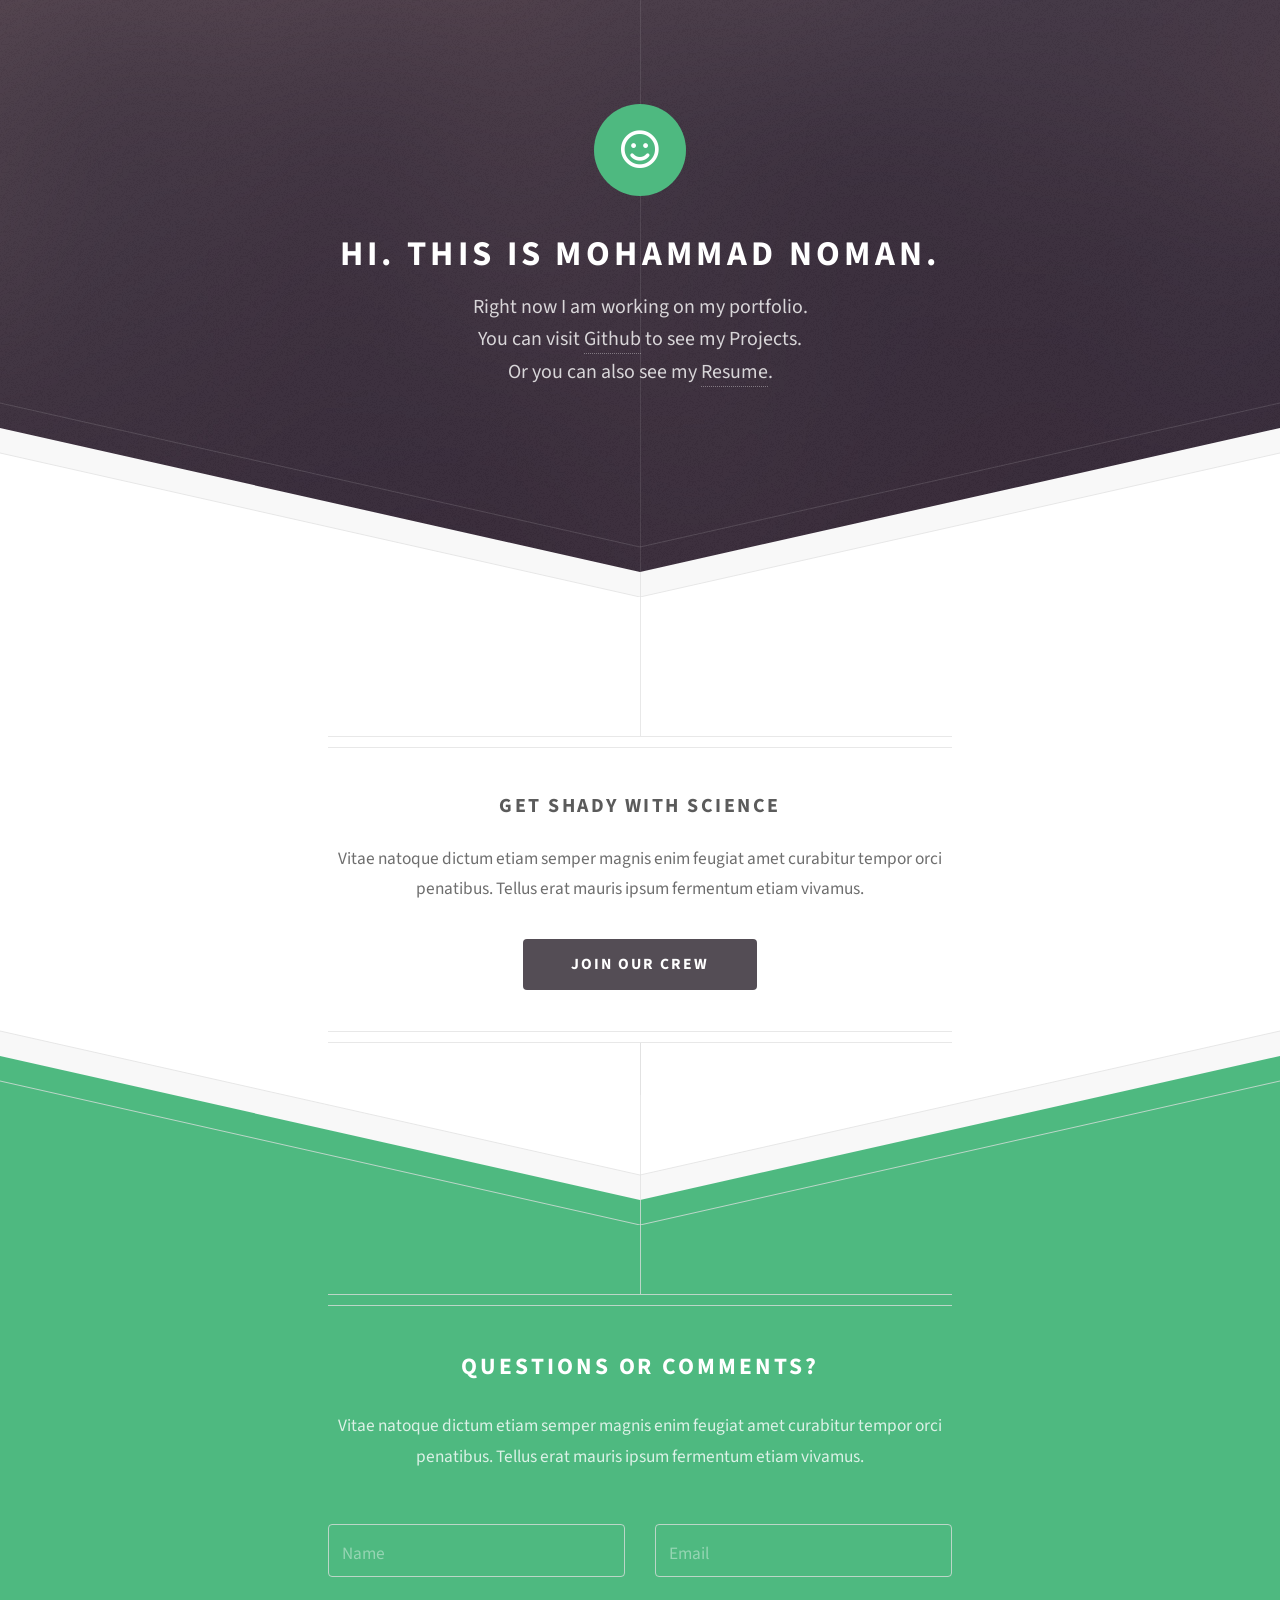
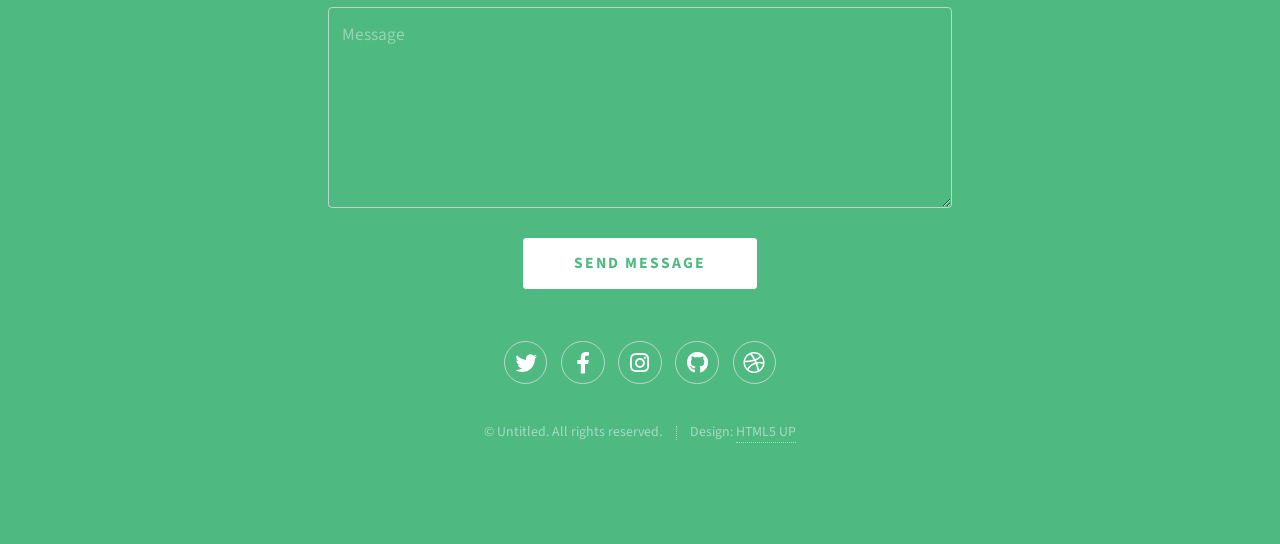
<file: index.html>
<!DOCTYPE HTML>
<!--
	Directive by HTML5 UP
	html5up.net | @ajlkn
	Free for personal and commercial use under the CCA 3.0 license (html5up.net/license)
-->
<html>
	<head>
		<title>Mohammad Noman</title>
		<meta charset="utf-8" />
		<meta name="viewport" content="width=device-width, initial-scale=1, user-scalable=no" />
		<link rel="stylesheet" href="assets/css/main.css" />
	</head>
	<body class="is-preload">

		<!-- Header -->
			<div id="header">
				<span class="logo icon fa-smile"></span>
				<h1>Hi. This is Mohammad Noman.</h1>
				<p>
					Right now I am working on my portfolio.<br>
					You can visit <a href="https://www.github.com/mohammadn0man">Github</a> to see my Projects.<br>
					Or you can also see my <a href="https://drive.google.com/file/d/1jYRHYwgf9kn2fo658vpG577MMF9ahGUZ/view?usp=sharing">Resume</a>.<br>
				</p>
			</div>

		<!-- Main -->
			<div id="main">
<!-- 
				<header class="major container medium">
					<h2>We conduct experiments that
					<br />
					may or may not seriously
					<br />
					break the universe</h2>
					<p>Tellus erat mauris ipsum fermentum<br />
					etiam vivamus nunc nibh morbi.</p>
				</header>

				<div class="box alt container">
					<section class="feature left">
						<a href="#" class="image icon solid fa-signal"><img src="images/pic01.jpg" alt="" /></a>
						<div class="content">
							<h3>The First Thing</h3>
							<p>Vitae natoque dictum etiam semper magnis enim feugiat amet curabitur tempor orci penatibus. Tellus erat mauris ipsum fermentum etiam vivamus eget. Nunc nibh morbi quis fusce lacus.</p>
						</div>
					</section>
					<section class="feature right">
						<a href="#" class="image icon solid fa-code"><img src="images/pic02.jpg" alt="" /></a>
						<div class="content">
							<h3>The Second Thing</h3>
							<p>Vitae natoque dictum etiam semper magnis enim feugiat amet curabitur tempor orci penatibus. Tellus erat mauris ipsum fermentum etiam vivamus eget. Nunc nibh morbi quis fusce lacus.</p>
						</div>
					</section>
					<section class="feature left">
						<a href="#" class="image icon solid fa-mobile-alt"><img src="images/pic03.jpg" alt="" /></a>
						<div class="content">
							<h3>The Third Thing</h3>
							<p>Vitae natoque dictum etiam semper magnis enim feugiat amet curabitur tempor orci penatibus. Tellus erat mauris ipsum fermentum etiam vivamus eget. Nunc nibh morbi quis fusce lacus.</p>
						</div>
					</section>
				</div> -->

				<!--
				<div class="box container">
					<header>
						<h2>A lot of generic stuff</h2>
					</header>
					<section>
						<header>
							<h3>Paragraph</h3>
							<p>This is the subtitle for this particular heading</p>
						</header>
						<p>Phasellus nisl nisl, varius id <sup>porttitor sed pellentesque</sup> ac orci. Pellentesque
						habitant <strong>strong</strong> tristique <b>bold</b> et netus <i>italic</i> malesuada <em>emphasized</em> ac turpis egestas. Morbi
						leo suscipit ut. Praesent <sub>id turpis vitae</sub> turpis pretium ultricies. Vestibulum sit
						amet risus elit.</p>
					</section>
					<section>
						<header>
							<h3>Blockquote</h3>
						</header>
						<blockquote>Fringilla nisl. Donec accumsan interdum nisi, quis tincidunt felis sagittis eget.
						tempus euismod. Vestibulum ante ipsum primis in faucibus.</blockquote>
					</section>
					<section>
						<header>
							<h3>Divider</h3>
						</header>
						<p>Donec consectetur vestibulum dolor et pulvinar. Etiam vel felis enim, at viverra
						ligula. Ut porttitor sagittis lorem, quis eleifend nisi ornare vel. Praesent nec orci
						facilisis leo magna. Cras sit amet urna eros, id egestas urna. Quisque aliquam
						tempus euismod. Vestibulum ante ipsum primis in faucibus orci luctus et ultrices
						posuere cubilia.</p>
						<hr />
						<p>Donec consectetur vestibulum dolor et pulvinar. Etiam vel felis enim, at viverra
						ligula. Ut porttitor sagittis lorem, quis eleifend nisi ornare vel. Praesent nec orci
						facilisis leo magna. Cras sit amet urna eros, id egestas urna. Quisque aliquam
						tempus euismod. Vestibulum ante ipsum primis in faucibus orci luctus et ultrices
						posuere cubilia.</p>
					</section>
					<section>
						<header>
							<h3>Unordered List</h3>
						</header>
						<ul class="default">
							<li>Donec consectetur vestibulum dolor et pulvinar. Etiam vel felis enim, at viverra ligula. Ut porttitor sagittis lorem, quis eleifend nisi ornare vel.</li>
							<li>Donec consectetur vestibulum dolor et pulvinar. Etiam vel felis enim, at viverra ligula. Ut porttitor sagittis lorem, quis eleifend nisi ornare vel.</li>
							<li>Donec consectetur vestibulum dolor et pulvinar. Etiam vel felis enim, at viverra ligula. Ut porttitor sagittis lorem, quis eleifend nisi ornare vel.</li>
							<li>Donec consectetur vestibulum dolor et pulvinar. Etiam vel felis enim, at viverra ligula. Ut porttitor sagittis lorem, quis eleifend nisi ornare vel.</li>
						</ul>
					</section>
					<section>
						<header>
							<h3>Ordered List</h3>
						</header>
						<ol class="default">
							<li>Donec consectetur vestibulum dolor et pulvinar. Etiam vel felis enim, at viverra ligula. Ut porttitor sagittis lorem, quis eleifend nisi ornare vel.</li>
							<li>Donec consectetur vestibulum dolor et pulvinar. Etiam vel felis enim, at viverra ligula. Ut porttitor sagittis lorem, quis eleifend nisi ornare vel.</li>
							<li>Donec consectetur vestibulum dolor et pulvinar. Etiam vel felis enim, at viverra ligula. Ut porttitor sagittis lorem, quis eleifend nisi ornare vel.</li>
							<li>Donec consectetur vestibulum dolor et pulvinar. Etiam vel felis enim, at viverra ligula. Ut porttitor sagittis lorem, quis eleifend nisi ornare vel.</li>
						</ol>
					</section>
					<section>
						<header>
							<h3>Table</h3>
						</header>
						<div class="table-wrapper">
							<table class="default">
								<thead>
									<tr>
										<th>ID</th>
										<th>Name</th>
										<th>Description</th>
										<th>Price</th>
									</tr>
								</thead>
								<tbody>
									<tr>
										<td>45815</td>
										<td>Something</td>
										<td>Ut porttitor sagittis lorem, quis eleifend nisi ornare vel.</td>
										<td>29.99</td>
									</tr>
									<tr>
										<td>24524</td>
										<td>Nothing</td>
										<td>Ut porttitor sagittis lorem, quis eleifend nisi ornare vel.</td>
										<td>19.99</td>
									</tr>
									<tr>
										<td>45815</td>
										<td>Something</td>
										<td>Ut porttitor sagittis lorem, quis eleifend nisi ornare vel.</td>
										<td>29.99</td>
									</tr>
									<tr>
										<td>24524</td>
										<td>Nothing</td>
										<td>Ut porttitor sagittis lorem, quis eleifend nisi ornare vel.</td>
										<td>19.99</td>
									</tr>
								</tbody>
								<tfoot>
									<tr>
										<td colspan="3"></td>
										<td>100.00</td>
									</tr>
								</tfoot>
							</table>
						</div>
					</section>
					<section>
						<header>
							<h3>Form</h3>
						</header>
						<form method="post" action="#">
							<div class="row">
								<div class="col-6 col-12-mobilep">
									<label for="name">Name</label>
									<input class="text" type="text" name="name" id="name" value="" placeholder="John Doe" />
								</div>
								<div class="col-6 col-12-mobilep">
									<label for="email">Email</label>
									<input class="text" type="text" name="email" id="email" value="" placeholder="johndoe@domain.tld" />
								</div>
								<div class="col-12">
									<label for="subject">Subject</label>
									<input class="text" type="text" name="subject" id="subject" value="" placeholder="Enter your subject" />
								</div>
								<div class="col-12">
									<label for="subject">Message</label>
									<textarea name="message" id="message" placeholder="Enter your message" rows="6"></textarea>
								</div>
								<div class="col-12">
									<ul class="actions special">
										<li><input type="submit" value="Send" /></li>
										<li><input type="reset" value="Reset" class="alt" /></li>
									</ul>
								</div>
							</div>
						</form>
					</section>
				</div>
				-->

				<footer class="major container medium">
					<h3>Get shady with science</h3>
					<p>Vitae natoque dictum etiam semper magnis enim feugiat amet curabitur tempor orci penatibus. Tellus erat mauris ipsum fermentum etiam vivamus.</p>
					<ul class="actions special">
						<li><a href="#" class="button">Join our crew</a></li>
					</ul>
				</footer>

			</div>

		<!-- Footer -->
			<div id="footer">
				<div class="container medium">

					<header class="major last">
						<h2>Questions or comments?</h2>
					</header>

					<p>Vitae natoque dictum etiam semper magnis enim feugiat amet curabitur tempor
					orci penatibus. Tellus erat mauris ipsum fermentum etiam vivamus.</p>

					<form method="post" action="#">
						<div class="row">
							<div class="col-6 col-12-mobilep">
								<input type="text" name="name" placeholder="Name" />
							</div>
							<div class="col-6 col-12-mobilep">
								<input type="email" name="email" placeholder="Email" />
							</div>
							<div class="col-12">
								<textarea name="message" placeholder="Message" rows="6"></textarea>
							</div>
							<div class="col-12">
								<ul class="actions special">
									<li><input type="submit" value="Send Message" /></li>
								</ul>
							</div>
						</div>
					</form>

					<ul class="icons">
						<li><a href="#" class="icon brands fa-twitter"><span class="label">Twitter</span></a></li>
						<li><a href="#" class="icon brands fa-facebook-f"><span class="label">Facebook</span></a></li>
						<li><a href="#" class="icon brands fa-instagram"><span class="label">Instagram</span></a></li>
						<li><a href="#" class="icon brands fa-github"><span class="label">Github</span></a></li>
						<li><a href="#" class="icon brands fa-dribbble"><span class="label">Dribbble</span></a></li>
					</ul>

					<ul class="copyright">
						<li>&copy; Untitled. All rights reserved.</li><li>Design: <a href="http://html5up.net">HTML5 UP</a></li>
					</ul>

				</div>
			</div>

		<!-- Scripts -->
			<script src="assets/js/jquery.min.js"></script>
			<script src="assets/js/browser.min.js"></script>
			<script src="assets/js/breakpoints.min.js"></script>
			<script src="assets/js/util.js"></script>
			<script src="assets/js/main.js"></script>

	</body>
</html>
</file>
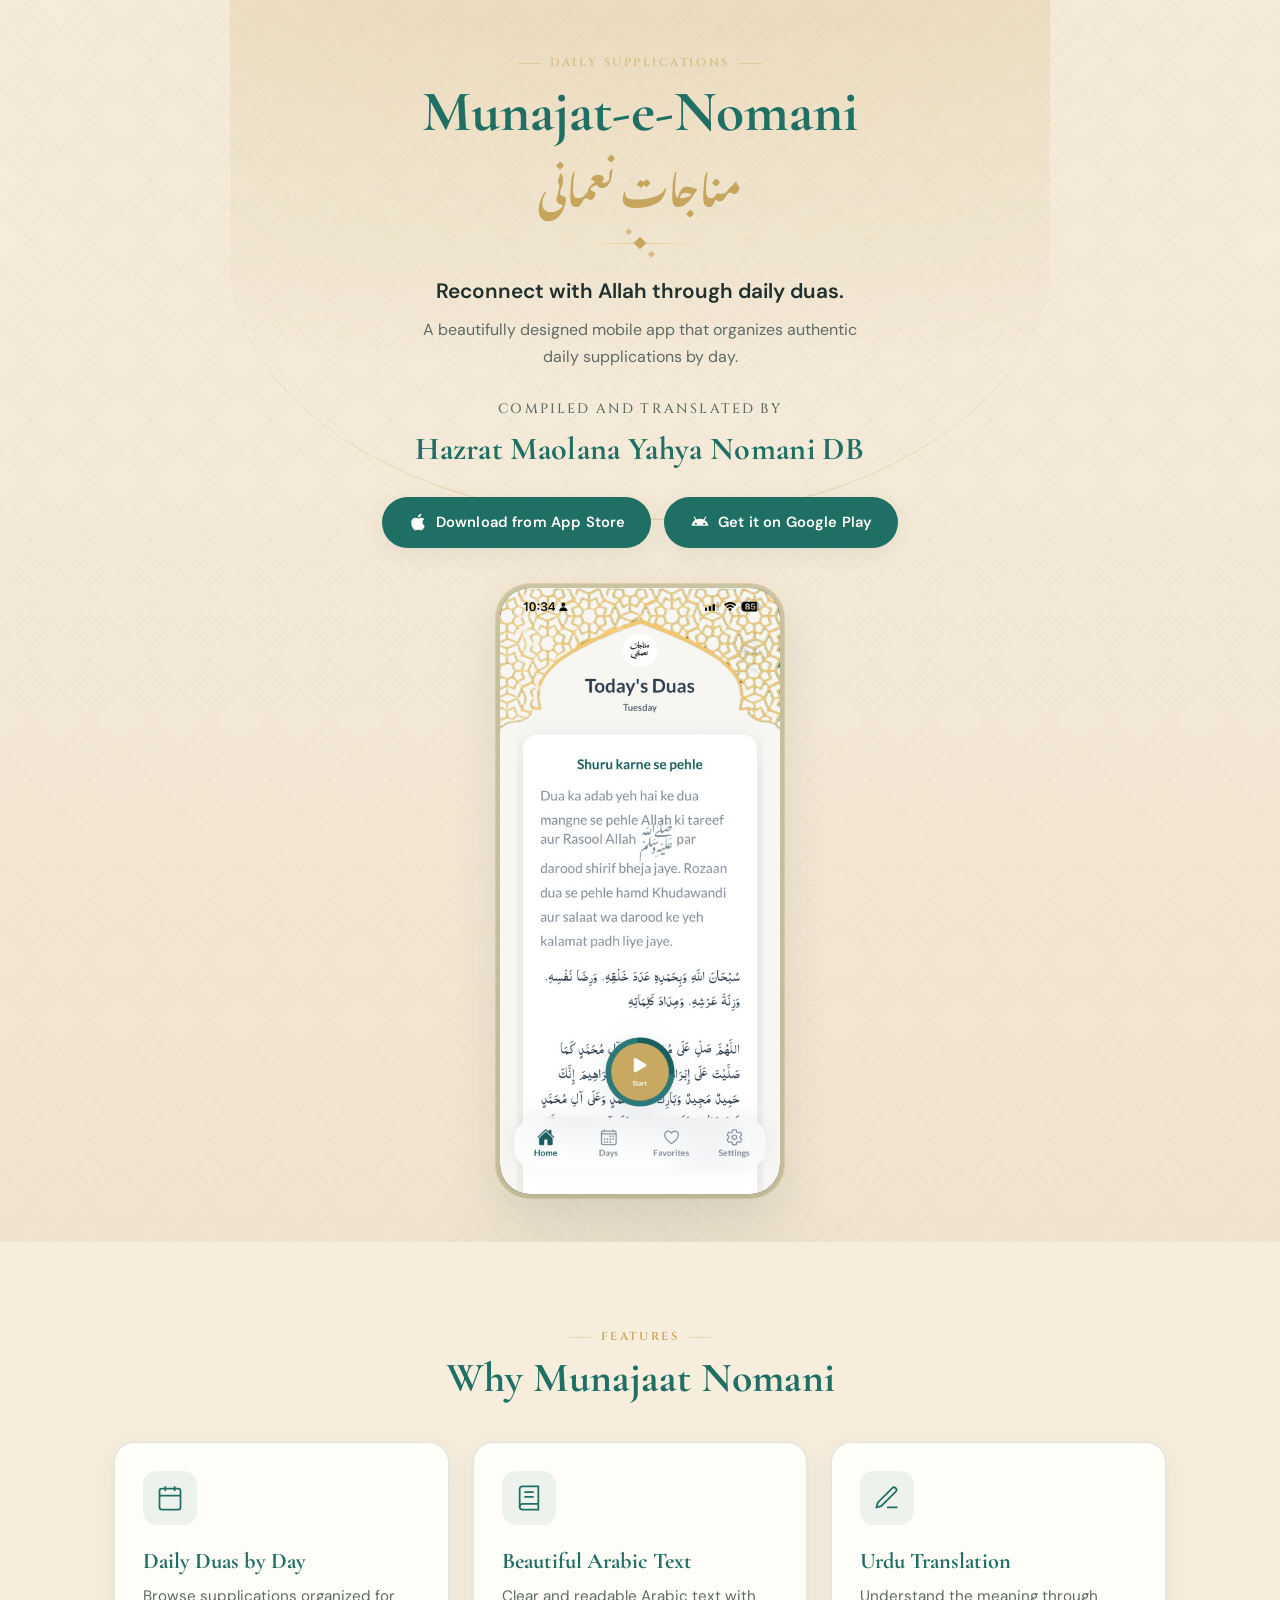
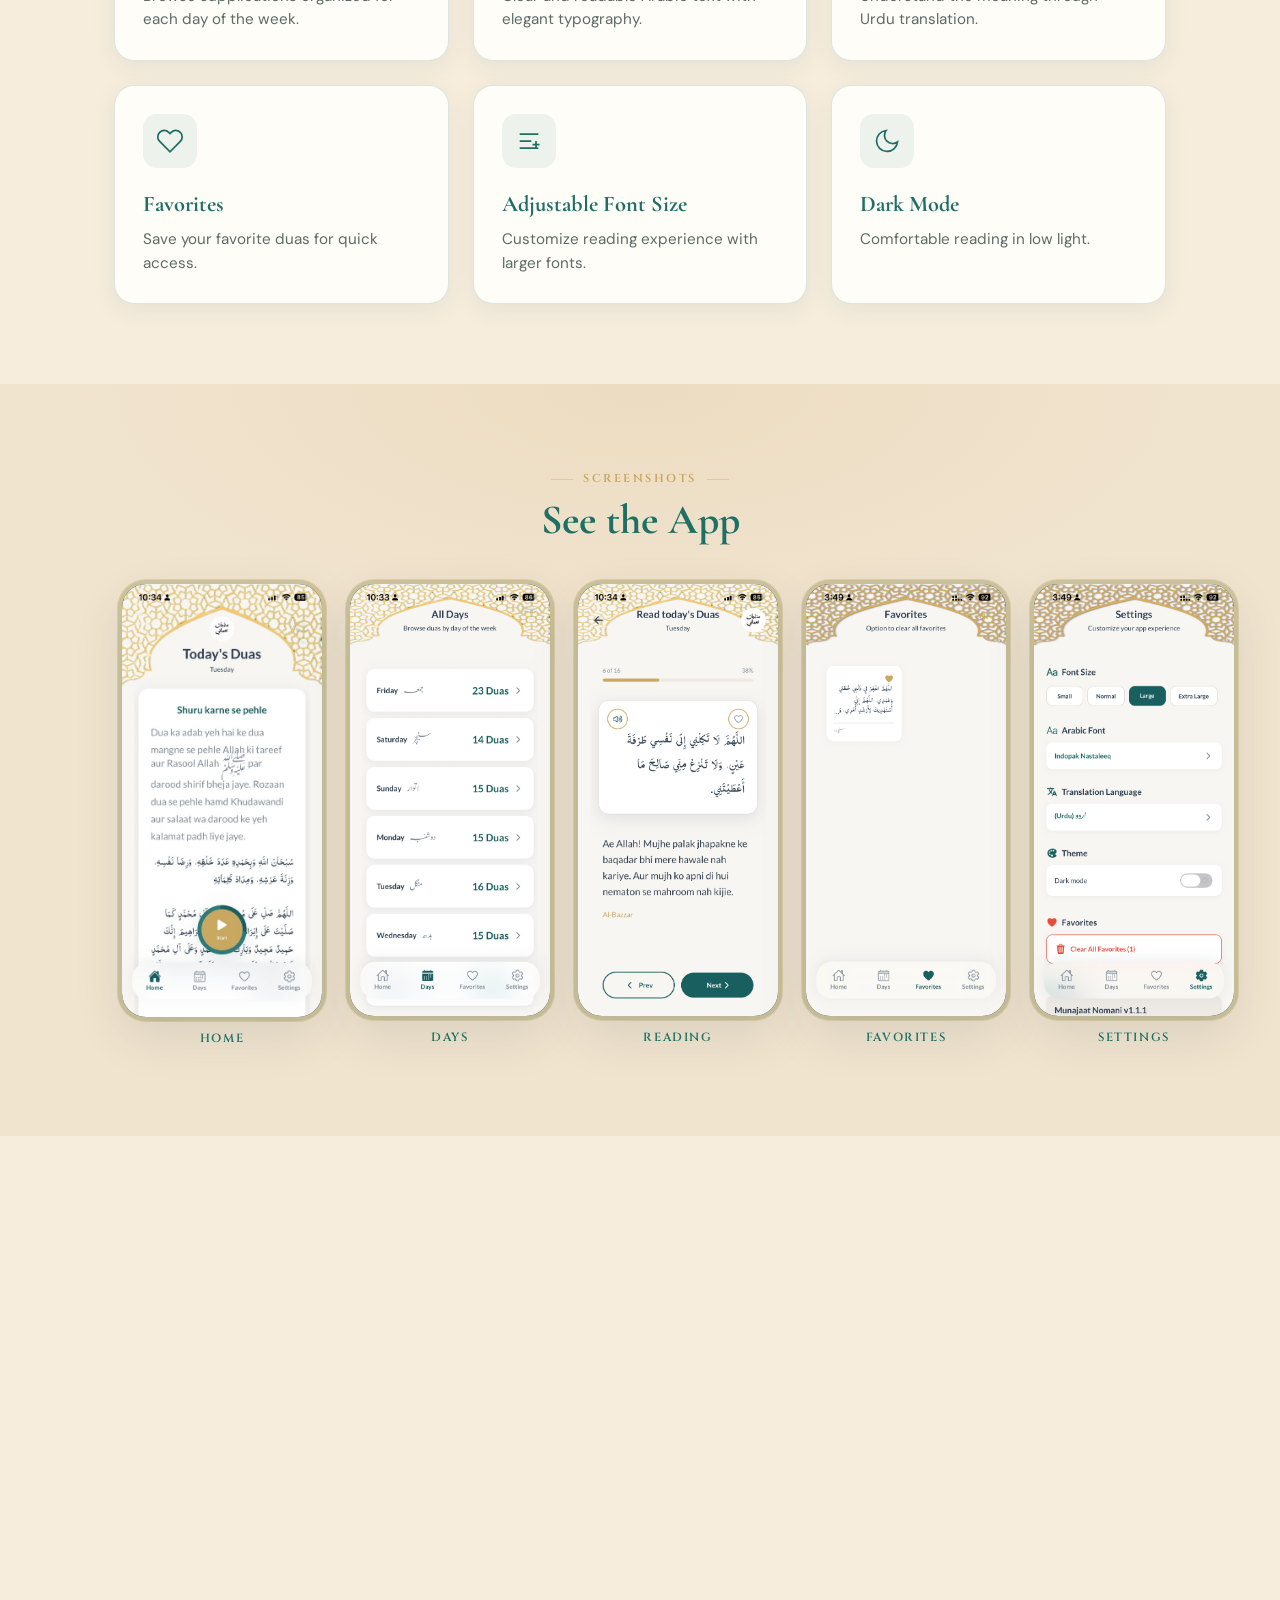
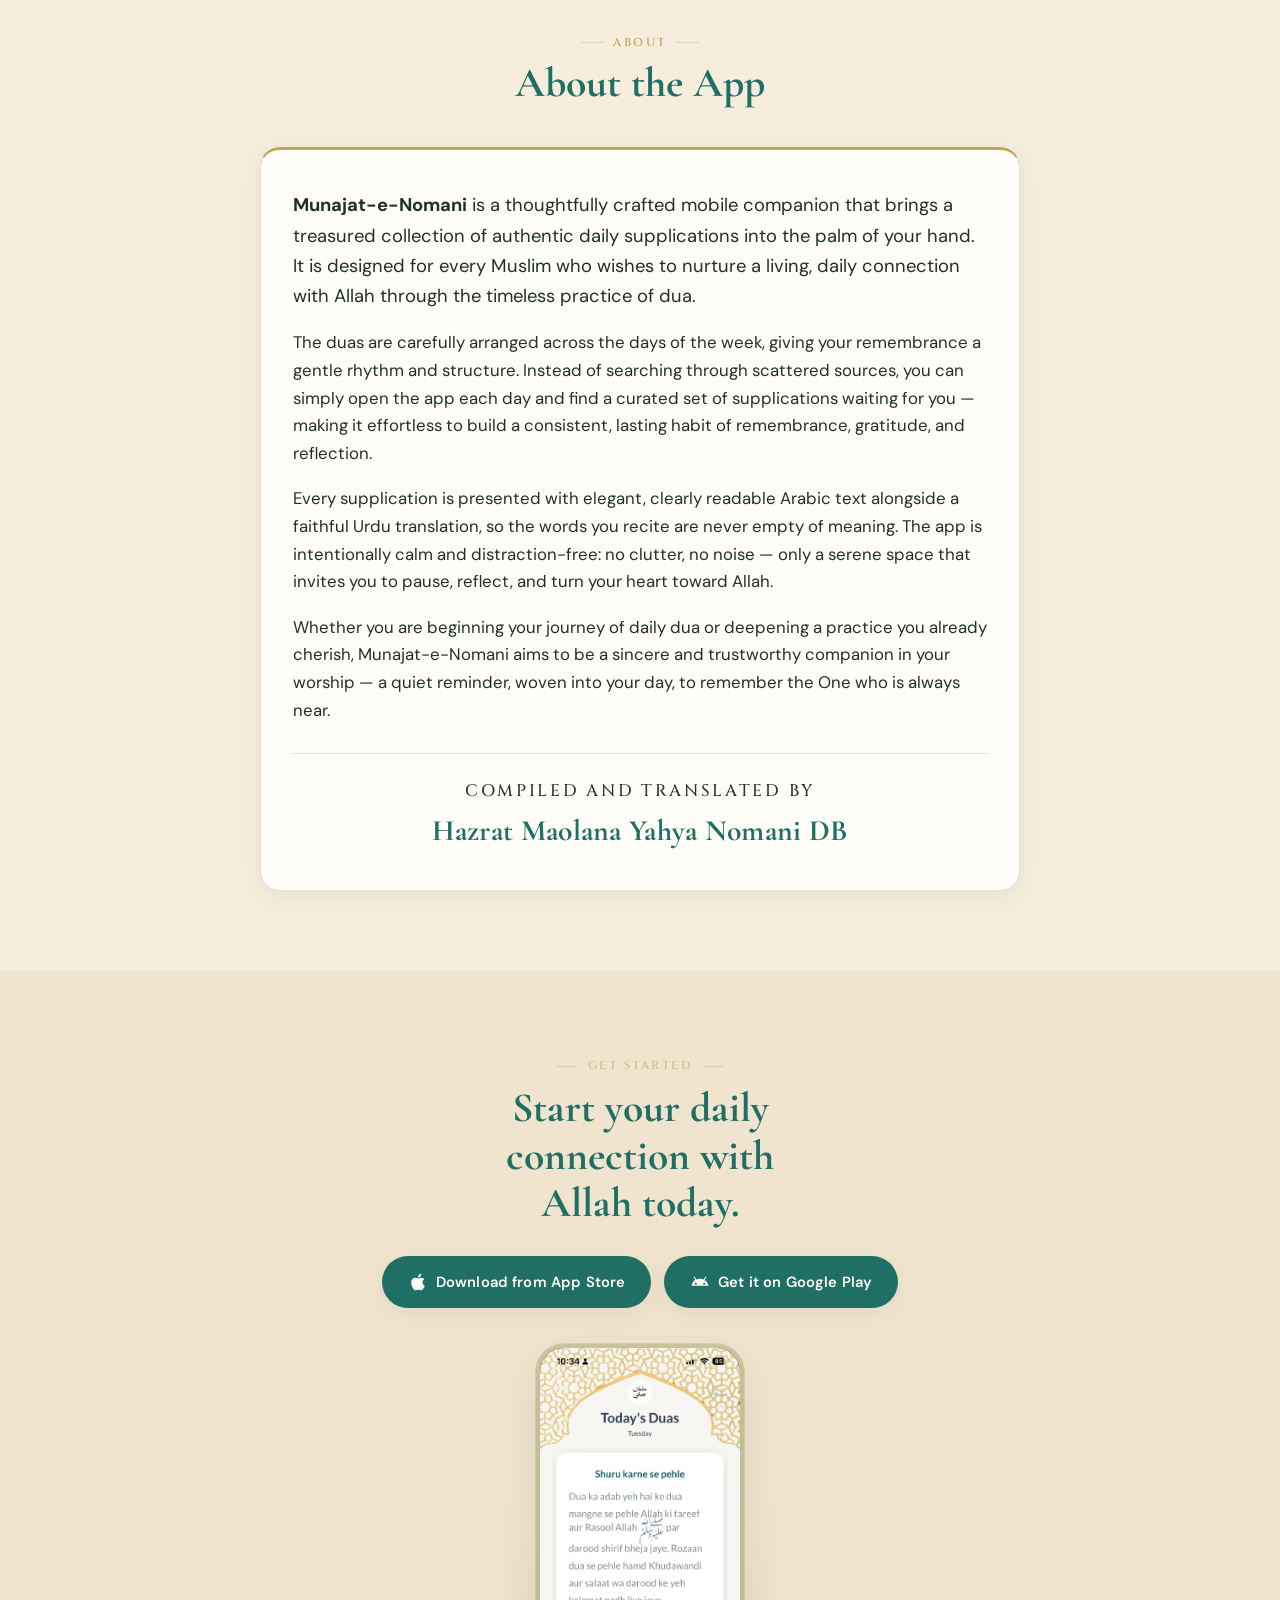
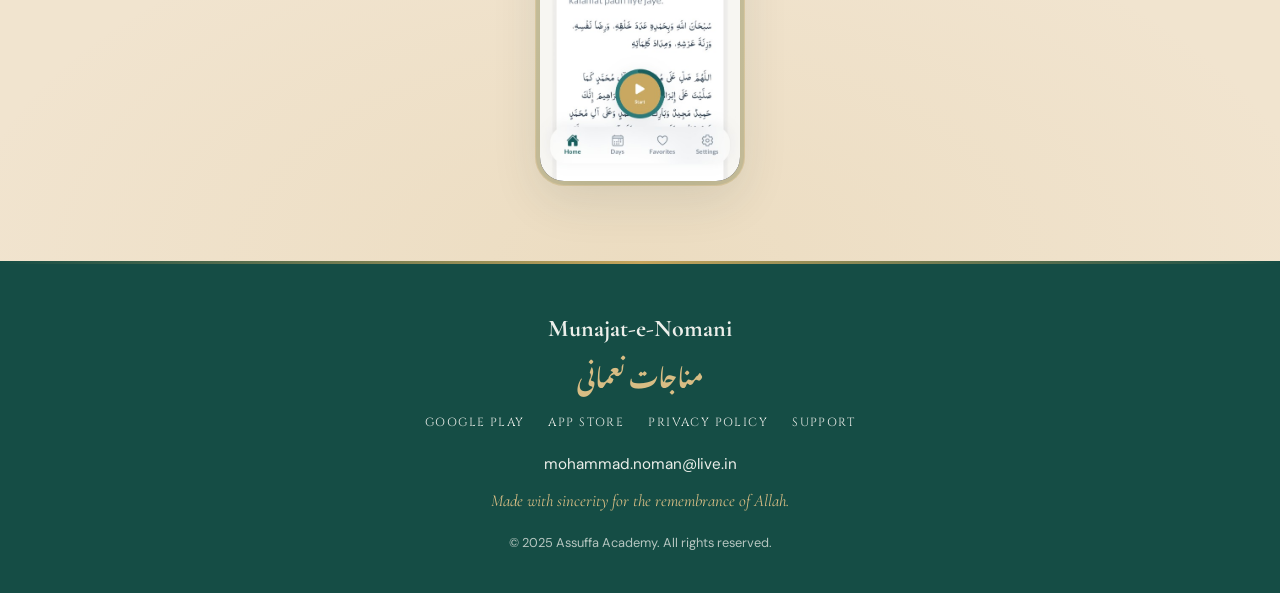
<file: manajaat/index.html>
<!DOCTYPE html>
<html lang="en">
<head>
  <meta charset="UTF-8">
  <meta name="viewport" content="width=device-width, initial-scale=1.0">
  <title>Munajat-e-Nomani – Daily Supplications for Every Day</title>
  <meta name="description" content="A beautifully designed mobile app that organizes authentic daily supplications by day. Reconnect with Allah through daily duas. Download for iOS and Android.">
  <meta property="og:title" content="Munajat-e-Nomani – Daily Supplications">
  <meta property="og:description" content="Reconnect with Allah through daily duas. A simple, distraction-free app for Muslims.">
  <meta property="og:type" content="website">
  <meta name="twitter:card" content="summary_large_image">
  <meta name="twitter:title" content="Munajat-e-Nomani – Daily Supplications">
  <meta name="twitter:description" content="Reconnect with Allah through daily duas. Download the app.">
  <link rel="preconnect" href="https://fonts.googleapis.com">
  <link rel="preconnect" href="https://fonts.gstatic.com" crossorigin>
  <link href="https://fonts.googleapis.com/css2?family=Cormorant+Garamond:wght@500;600;700&family=Cinzel:wght@500;600&family=DM+Sans:opsz,wght@9..40,400;9..40,500;9..40,600;9..40,700&family=Noto+Nastaliq+Urdu:wght@400;700&display=swap" rel="stylesheet">
  <link rel="stylesheet" href="styles.css">
</head>
<body>
  <header class="hero" id="hero">
    <div class="hero__pattern" aria-hidden="true"></div>
    <div class="hero__arch" aria-hidden="true"></div>
    <div class="hero__glow" aria-hidden="true"></div>
    <div class="hero__inner">
      <span class="eyebrow eyebrow--hero">Daily Supplications</span>
      <h1 class="hero__title">
        <span class="hero__title-en">Munajat-e-Nomani</span>
        <span class="hero__title-urdu" lang="ur">مناجات نعمانی</span>
      </h1>
      <span class="ornament" aria-hidden="true"></span>
      <p class="hero__tagline">Reconnect with Allah through daily duas.</p>
      <p class="hero__desc">A beautifully designed mobile app that organizes authentic daily supplications by day.</p>
      <p class="hero__credit">Compiled and translated by<span class="hero__credit-name">Hazrat Maolana Yahya Nomani DB</span></p>
      <div class="hero__cta">
        <a href="https://apps.apple.com/in/app/munajaat-nomani/id6759190231" class="btn btn--store btn--apple" target="_blank" rel="noopener">Download from App Store</a>
        <a href="https://play.google.com/store/apps/details?id=com.nomani.munajaat" class="btn btn--store btn--google" target="_blank" rel="noopener">Get it on Google Play</a>
      </div>
      <div class="hero__phone">
        <div class="phone-mockup">
          <img src="images/home.png" alt="Munajat-e-Nomani app home screen showing Today's Duas" width="280" height="568">
        </div>
      </div>
    </div>
  </header>

  <main>
    <section class="features" id="features">
      <div class="container">
        <div class="section-head">
          <span class="eyebrow">Features</span>
          <h2 class="section-title">Why Munajaat Nomani</h2>
        </div>
        <div class="features__grid">
          <article class="feature-card">
            <div class="feature-card__icon">
              <svg xmlns="http://www.w3.org/2000/svg" viewBox="0 0 24 24" fill="none" stroke="currentColor" stroke-width="1.5"><path d="M8 2v4M16 2v4M3 10h18M5 4h14a2 2 0 0 1 2 2v14a2 2 0 0 1-2 2H5a2 2 0 0 1-2-2V6a2 2 0 0 1 2-2z"/><path d="M8 14h.01M12 14h.01M16 14h.01M8 18h.01M12 18h.01M16 18h.01"/></svg>
            </div>
            <h3 class="feature-card__title">Daily Duas by Day</h3>
            <p class="feature-card__text">Browse supplications organized for each day of the week.</p>
          </article>
          <article class="feature-card">
            <div class="feature-card__icon">
              <svg xmlns="http://www.w3.org/2000/svg" viewBox="0 0 24 24" fill="none" stroke="currentColor" stroke-width="1.5"><path d="M4 19.5A2.5 2.5 0 0 1 6.5 17H20"/><path d="M6.5 2H20v20H6.5A2.5 2.5 0 0 1 4 19.5v-15A2.5 2.5 0 0 1 6.5 2z"/><path d="M8 7h8M8 11h8"/></svg>
            </div>
            <h3 class="feature-card__title">Beautiful Arabic Text</h3>
            <p class="feature-card__text">Clear and readable Arabic text with elegant typography.</p>
          </article>
          <article class="feature-card">
            <div class="feature-card__icon">
              <svg xmlns="http://www.w3.org/2000/svg" viewBox="0 0 24 24" fill="none" stroke="currentColor" stroke-width="1.5"><path d="M12 20h9"/><path d="M16.5 3.5a2.12 2.12 0 0 1 3 3L7 19l-4 1 1-4L16.5 3.5z"/></svg>
            </div>
            <h3 class="feature-card__title">Urdu Translation</h3>
            <p class="feature-card__text">Understand the meaning through Urdu translation.</p>
          </article>
          <article class="feature-card">
            <div class="feature-card__icon">
              <svg xmlns="http://www.w3.org/2000/svg" viewBox="0 0 24 24" fill="none" stroke="currentColor" stroke-width="1.5"><path d="M20.84 4.61a5.5 5.5 0 0 0-7.78 0L12 5.67l-1.06-1.06a5.5 5.5 0 0 0-7.78 7.78l1.06 1.06L12 21.23l7.78-7.78 1.06-1.06a5.5 5.5 0 0 0 0-7.78z"/></svg>
            </div>
            <h3 class="feature-card__title">Favorites</h3>
            <p class="feature-card__text">Save your favorite duas for quick access.</p>
          </article>
          <article class="feature-card">
            <div class="feature-card__icon">
              <svg xmlns="http://www.w3.org/2000/svg" viewBox="0 0 24 24" fill="none" stroke="currentColor" stroke-width="1.5"><path d="M4 6h16M4 12h10M4 18h16"/><path d="M18 12v6M15 15h6"/></svg>
            </div>
            <h3 class="feature-card__title">Adjustable Font Size</h3>
            <p class="feature-card__text">Customize reading experience with larger fonts.</p>
          </article>
          <article class="feature-card">
            <div class="feature-card__icon">
              <svg xmlns="http://www.w3.org/2000/svg" viewBox="0 0 24 24" fill="none" stroke="currentColor" stroke-width="1.5"><path d="M21 12.79A9 9 0 1 1 11.21 3 7 7 0 0 0 21 12.79z"/></svg>
            </div>
            <h3 class="feature-card__title">Dark Mode</h3>
            <p class="feature-card__text">Comfortable reading in low light.</p>
          </article>
        </div>
      </div>
    </section>

    <section class="screenshots" id="screenshots">
      <div class="container">
        <div class="section-head">
          <span class="eyebrow">Screenshots</span>
          <h2 class="section-title">See the App</h2>
        </div>
        <div class="screenshots__scroll">
          <div class="screenshots__grid">
            <figure class="screenshot-item">
              <div class="phone-mockup phone-mockup--small">
                <img src="images/home.png" alt="Home screen" width="280" height="568">
              </div>
              <figcaption>Home</figcaption>
            </figure>
            <figure class="screenshot-item">
              <div class="phone-mockup phone-mockup--small">
                <img src="images/days.PNG" alt="Days list" width="280" height="568">
              </div>
              <figcaption>Days</figcaption>
            </figure>
            <figure class="screenshot-item">
              <div class="phone-mockup phone-mockup--small">
                <img src="images/dua-reading.PNG" alt="Dua reading screen" width="280" height="568">
              </div>
              <figcaption>Reading</figcaption>
            </figure>
            <figure class="screenshot-item">
              <div class="phone-mockup phone-mockup--small">
                <img src="images/favorites.PNG" alt="Favorites" width="280" height="568">
              </div>
              <figcaption>Favorites</figcaption>
            </figure>
            <figure class="screenshot-item">
              <div class="phone-mockup phone-mockup--small">
                <img src="images/settings.PNG" alt="Settings" width="280" height="568">
              </div>
              <figcaption>Settings</figcaption>
            </figure>
          </div>
        </div>
      </div>
    </section>

    <section class="quote" id="quote">
      <div class="quote__inner">
        <span class="quote__mark" aria-hidden="true">&ldquo;</span>
        <blockquote class="quote__text" lang="ar">الدعاء هو العبادة</blockquote>
        <p class="quote__translation">Supplication is the essence of worship.</p>
        <span class="ornament ornament--center" aria-hidden="true"></span>
      </div>
    </section>

    <section class="about" id="about">
      <div class="container">
        <div class="section-head">
          <span class="eyebrow">About</span>
          <h2 class="section-title">About the App</h2>
        </div>
        <div class="about__card">
          <p><strong>Munajat-e-Nomani</strong> is a thoughtfully crafted mobile companion that brings a treasured collection of authentic daily supplications into the palm of your hand. It is designed for every Muslim who wishes to nurture a living, daily connection with Allah through the timeless practice of dua.</p>
          <p>The duas are carefully arranged across the days of the week, giving your remembrance a gentle rhythm and structure. Instead of searching through scattered sources, you can simply open the app each day and find a curated set of supplications waiting for you — making it effortless to build a consistent, lasting habit of remembrance, gratitude, and reflection.</p>
          <p>Every supplication is presented with elegant, clearly readable Arabic text alongside a faithful Urdu translation, so the words you recite are never empty of meaning. The app is intentionally calm and distraction-free: no clutter, no noise — only a serene space that invites you to pause, reflect, and turn your heart toward Allah.</p>
          <p>Whether you are beginning your journey of daily dua or deepening a practice you already cherish, Munajat-e-Nomani aims to be a sincere and trustworthy companion in your worship — a quiet reminder, woven into your day, to remember the One who is always near.</p>
          <p class="about__credit">Compiled and translated by<span class="about__credit-name">Hazrat Maolana Yahya Nomani DB</span></p>
        </div>
      </div>
    </section>

    <section class="cta" id="cta">
      <div class="container cta__container">
        <span class="eyebrow eyebrow--hero">Get Started</span>
        <h2 class="cta__title">Start your daily connection with Allah today.</h2>
        <div class="cta__buttons">
          <a href="https://apps.apple.com/in/app/munajaat-nomani/id6759190231" class="btn btn--store btn--apple" target="_blank" rel="noopener">Download from App Store</a>
          <a href="https://play.google.com/store/apps/details?id=com.nomani.munajaat" class="btn btn--store btn--google" target="_blank" rel="noopener">Get it on Google Play</a>
        </div>
        <div class="cta__phone">
          <div class="phone-mockup phone-mockup--small">
            <img src="images/home.png" alt="Munajat-e-Nomani app" width="280" height="568">
          </div>
        </div>
      </div>
    </section>
  </main>

  <footer class="footer">
    <div class="container">
      <p class="footer__name"><span class="footer__name-en">Munajat-e-Nomani</span> <span class="footer__name-urdu" lang="ur">مناجات نعمانی</span></p>
      <nav class="footer__links">
        <a href="https://play.google.com/store/apps/details?id=com.nomani.munajaat" target="_blank" rel="noopener">Google Play</a>
        <a href="https://apps.apple.com/in/app/munajaat-nomani/id6759190231" target="_blank" rel="noopener">App Store</a>
        <a href="privacy-policy.html">Privacy Policy</a>
        <a href="support.html">Support</a>
      </nav>
      <p class="footer__contact"><a href="mailto:mohammad.noman@live.in">mohammad.noman@live.in</a></p>
      <p class="footer__tagline">Made with sincerity for the remembrance of Allah.</p>
      <p class="footer__copy">&copy; 2025 Assuffa Academy. All rights reserved.</p>
    </div>
  </footer>

  <script src="script.js"></script>
</body>
</html>
</file>
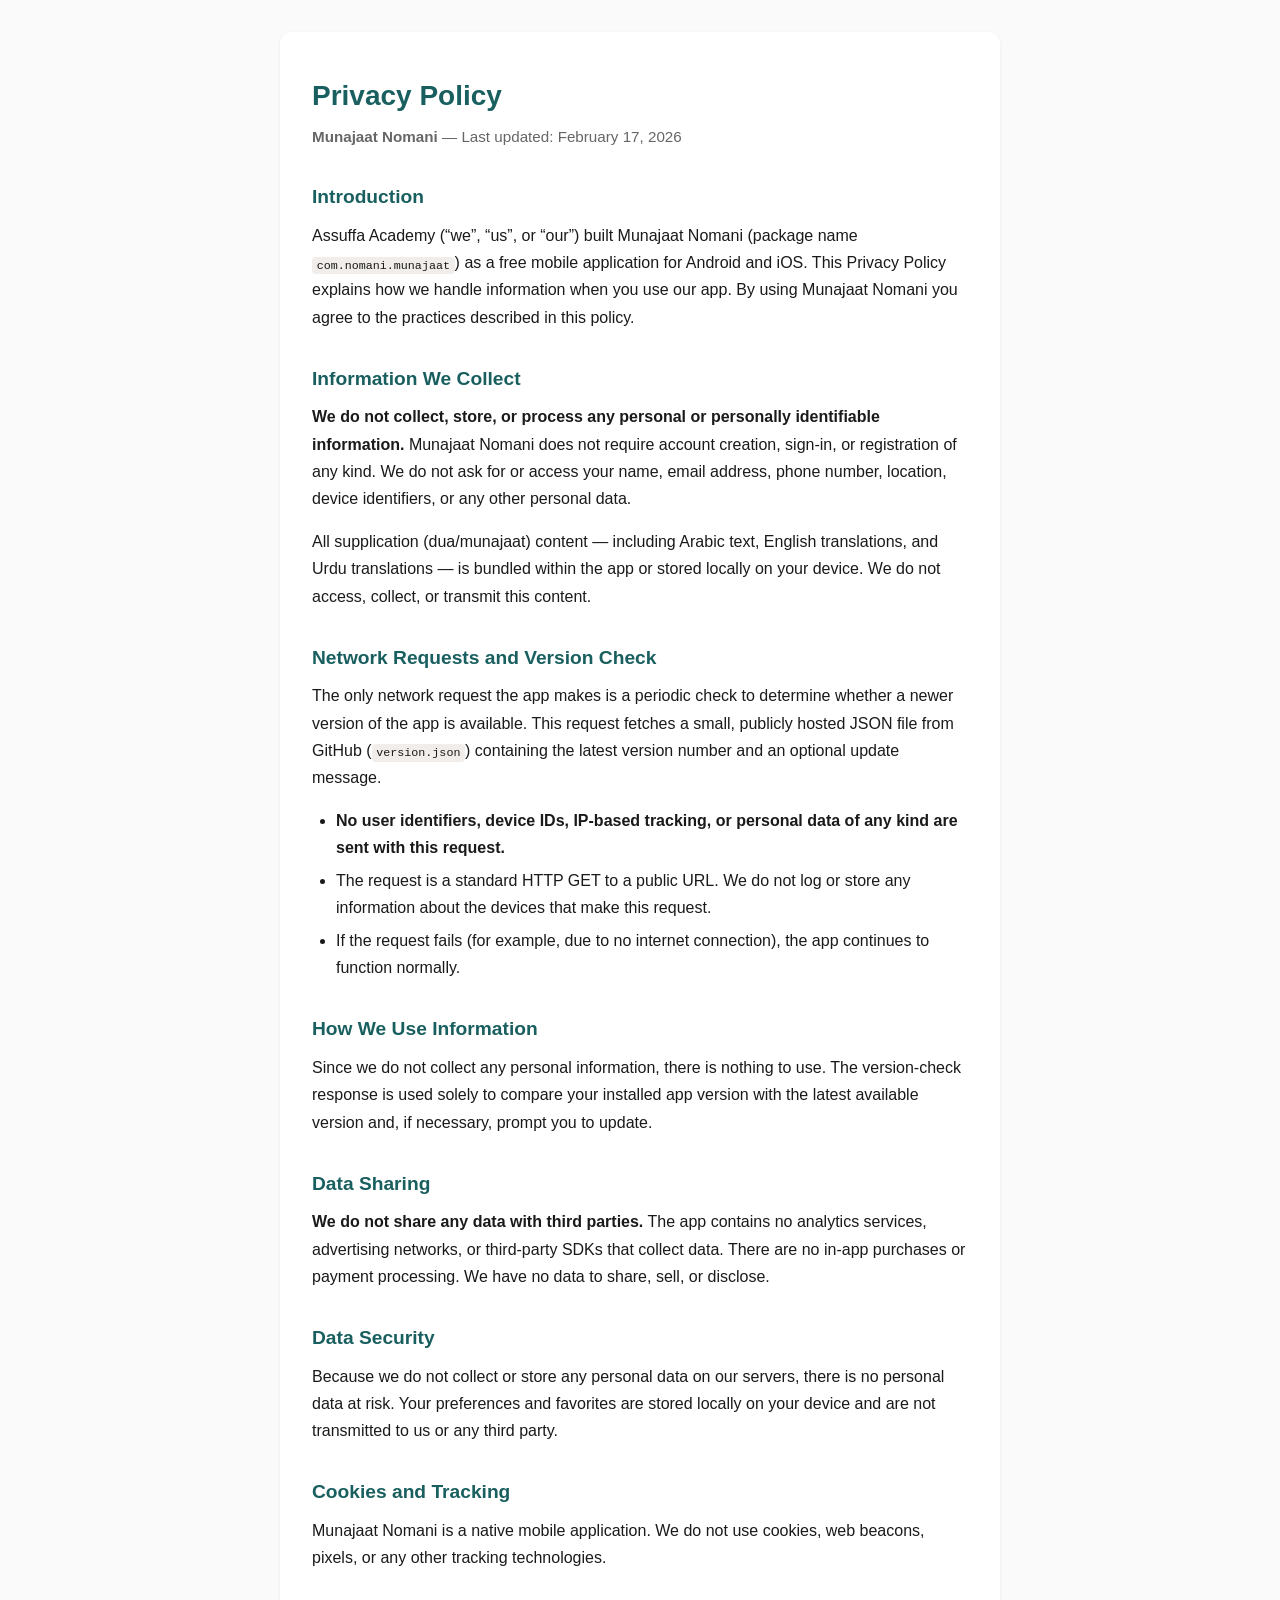
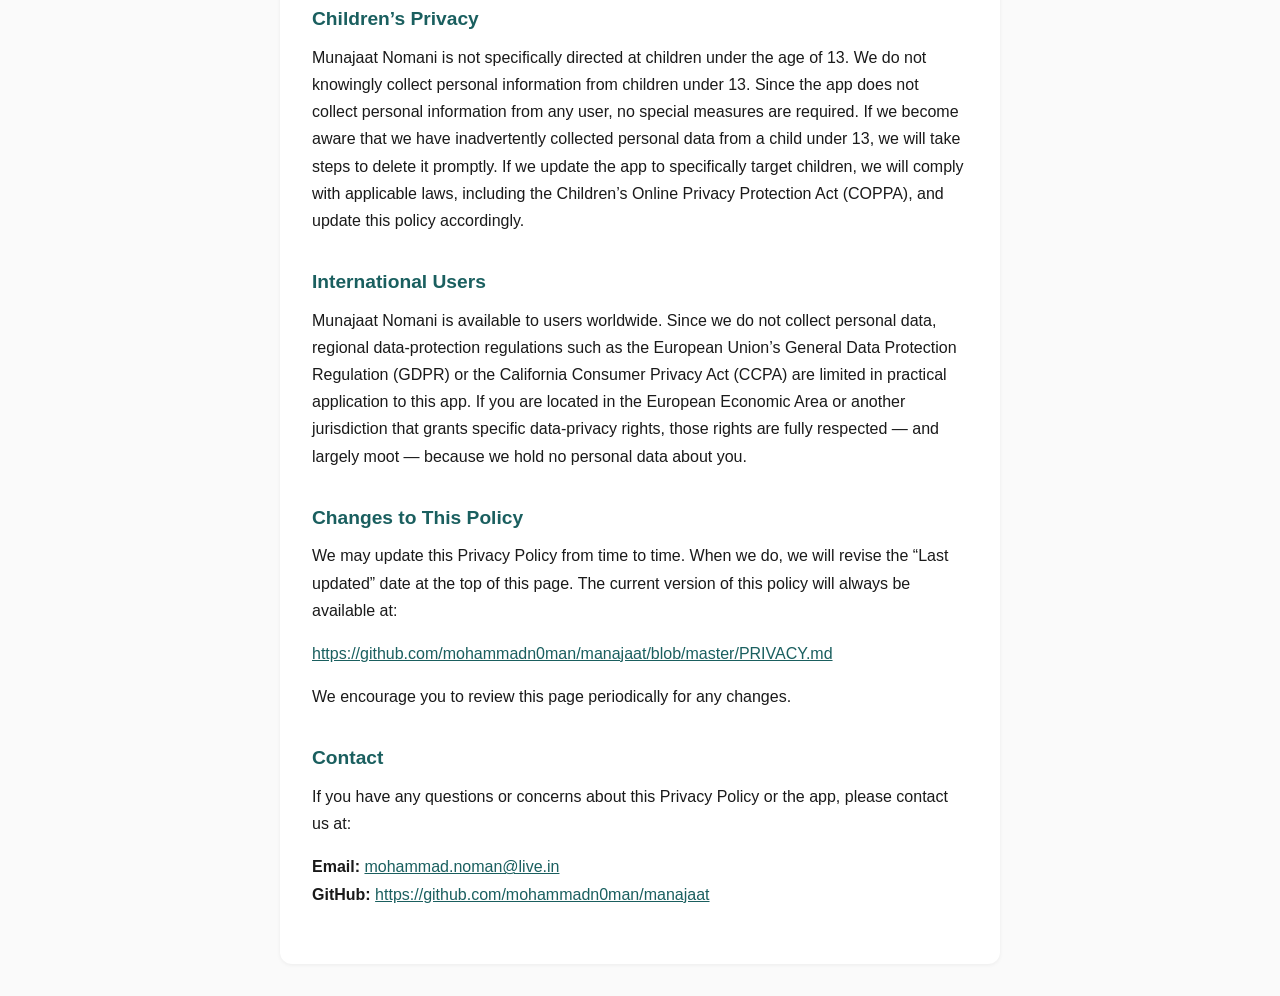
<file: manajaat/privacy-policy.html>
<!DOCTYPE html>
<html lang="en">
<head>
  <meta charset="UTF-8" />
  <meta name="viewport" content="width=device-width, initial-scale=1.0" />
  <title>Privacy Policy — Munajaat Nomani</title>
  <style>
    *, *::before, *::after { box-sizing: border-box; margin: 0; padding: 0; }
    body {
      font-family: -apple-system, BlinkMacSystemFont, "Segoe UI", Roboto, Helvetica, Arial, sans-serif;
      line-height: 1.7;
      color: #1a1a1a;
      background: #fafafa;
      padding: 2rem 1.25rem;
    }
    main {
      max-width: 720px;
      margin: 0 auto;
      background: #fff;
      border-radius: 12px;
      padding: 2.5rem 2rem;
      box-shadow: 0 1px 4px rgba(0,0,0,0.06);
    }
    h1 { font-size: 1.75rem; margin-bottom: 0.25rem; color: #1a5f5f; }
    .subtitle { font-size: 0.95rem; color: #666; margin-bottom: 2rem; }
    h2 { font-size: 1.2rem; margin-top: 2rem; margin-bottom: 0.5rem; color: #1a5f5f; }
    p, ul { margin-bottom: 1rem; }
    ul { padding-left: 1.5rem; }
    li { margin-bottom: 0.35rem; }
    a { color: #1a5f5f; text-decoration: underline; }
    strong { font-weight: 600; }
    code { background: #f0edea; padding: 0.15em 0.4em; border-radius: 4px; font-size: 0.9em; }
  </style>
</head>
<body>
  <main>
    <h1>Privacy Policy</h1>
    <p class="subtitle"><strong>Munajaat Nomani</strong> &mdash; Last updated: February 17, 2026</p>

    <h2>Introduction</h2>
    <p>Assuffa Academy (&ldquo;we&rdquo;, &ldquo;us&rdquo;, or &ldquo;our&rdquo;) built Munajaat Nomani (package name <code>com.nomani.munajaat</code>) as a free mobile application for Android and iOS. This Privacy Policy explains how we handle information when you use our app. By using Munajaat Nomani you agree to the practices described in this policy.</p>

    <h2>Information We Collect</h2>
    <p><strong>We do not collect, store, or process any personal or personally identifiable information.</strong> Munajaat Nomani does not require account creation, sign-in, or registration of any kind. We do not ask for or access your name, email address, phone number, location, device identifiers, or any other personal data.</p>
    <p>All supplication (dua/munajaat) content &mdash; including Arabic text, English translations, and Urdu translations &mdash; is bundled within the app or stored locally on your device. We do not access, collect, or transmit this content.</p>

    <h2>Network Requests and Version Check</h2>
    <p>The only network request the app makes is a periodic check to determine whether a newer version of the app is available. This request fetches a small, publicly hosted JSON file from GitHub (<code>version.json</code>) containing the latest version number and an optional update message.</p>
    <ul>
      <li><strong>No user identifiers, device IDs, IP-based tracking, or personal data of any kind are sent with this request.</strong></li>
      <li>The request is a standard HTTP GET to a public URL. We do not log or store any information about the devices that make this request.</li>
      <li>If the request fails (for example, due to no internet connection), the app continues to function normally.</li>
    </ul>

    <h2>How We Use Information</h2>
    <p>Since we do not collect any personal information, there is nothing to use. The version-check response is used solely to compare your installed app version with the latest available version and, if necessary, prompt you to update.</p>

    <h2>Data Sharing</h2>
    <p><strong>We do not share any data with third parties.</strong> The app contains no analytics services, advertising networks, or third-party SDKs that collect data. There are no in-app purchases or payment processing. We have no data to share, sell, or disclose.</p>

    <h2>Data Security</h2>
    <p>Because we do not collect or store any personal data on our servers, there is no personal data at risk. Your preferences and favorites are stored locally on your device and are not transmitted to us or any third party.</p>

    <h2>Cookies and Tracking</h2>
    <p>Munajaat Nomani is a native mobile application. We do not use cookies, web beacons, pixels, or any other tracking technologies.</p>

    <h2>Children&rsquo;s Privacy</h2>
    <p>Munajaat Nomani is not specifically directed at children under the age of 13. We do not knowingly collect personal information from children under 13. Since the app does not collect personal information from any user, no special measures are required. If we become aware that we have inadvertently collected personal data from a child under 13, we will take steps to delete it promptly. If we update the app to specifically target children, we will comply with applicable laws, including the Children&rsquo;s Online Privacy Protection Act (COPPA), and update this policy accordingly.</p>

    <h2>International Users</h2>
    <p>Munajaat Nomani is available to users worldwide. Since we do not collect personal data, regional data-protection regulations such as the European Union&rsquo;s General Data Protection Regulation (GDPR) or the California Consumer Privacy Act (CCPA) are limited in practical application to this app. If you are located in the European Economic Area or another jurisdiction that grants specific data-privacy rights, those rights are fully respected &mdash; and largely moot &mdash; because we hold no personal data about you.</p>

    <h2>Changes to This Policy</h2>
    <p>We may update this Privacy Policy from time to time. When we do, we will revise the &ldquo;Last updated&rdquo; date at the top of this page. The current version of this policy will always be available at:</p>
    <p><a href="https://github.com/mohammadn0man/manajaat/blob/master/PRIVACY.md">https://github.com/mohammadn0man/manajaat/blob/master/PRIVACY.md</a></p>
    <p>We encourage you to review this page periodically for any changes.</p>

    <h2>Contact</h2>
    <p>If you have any questions or concerns about this Privacy Policy or the app, please contact us at:</p>
    <p><strong>Email:</strong> <a href="mailto:mohammad.noman@live.in">mohammad.noman@live.in</a><br />
    <strong>GitHub:</strong> <a href="https://github.com/mohammadn0man/manajaat">https://github.com/mohammadn0man/manajaat</a></p>
  </main>
</body>
</html>
</file>
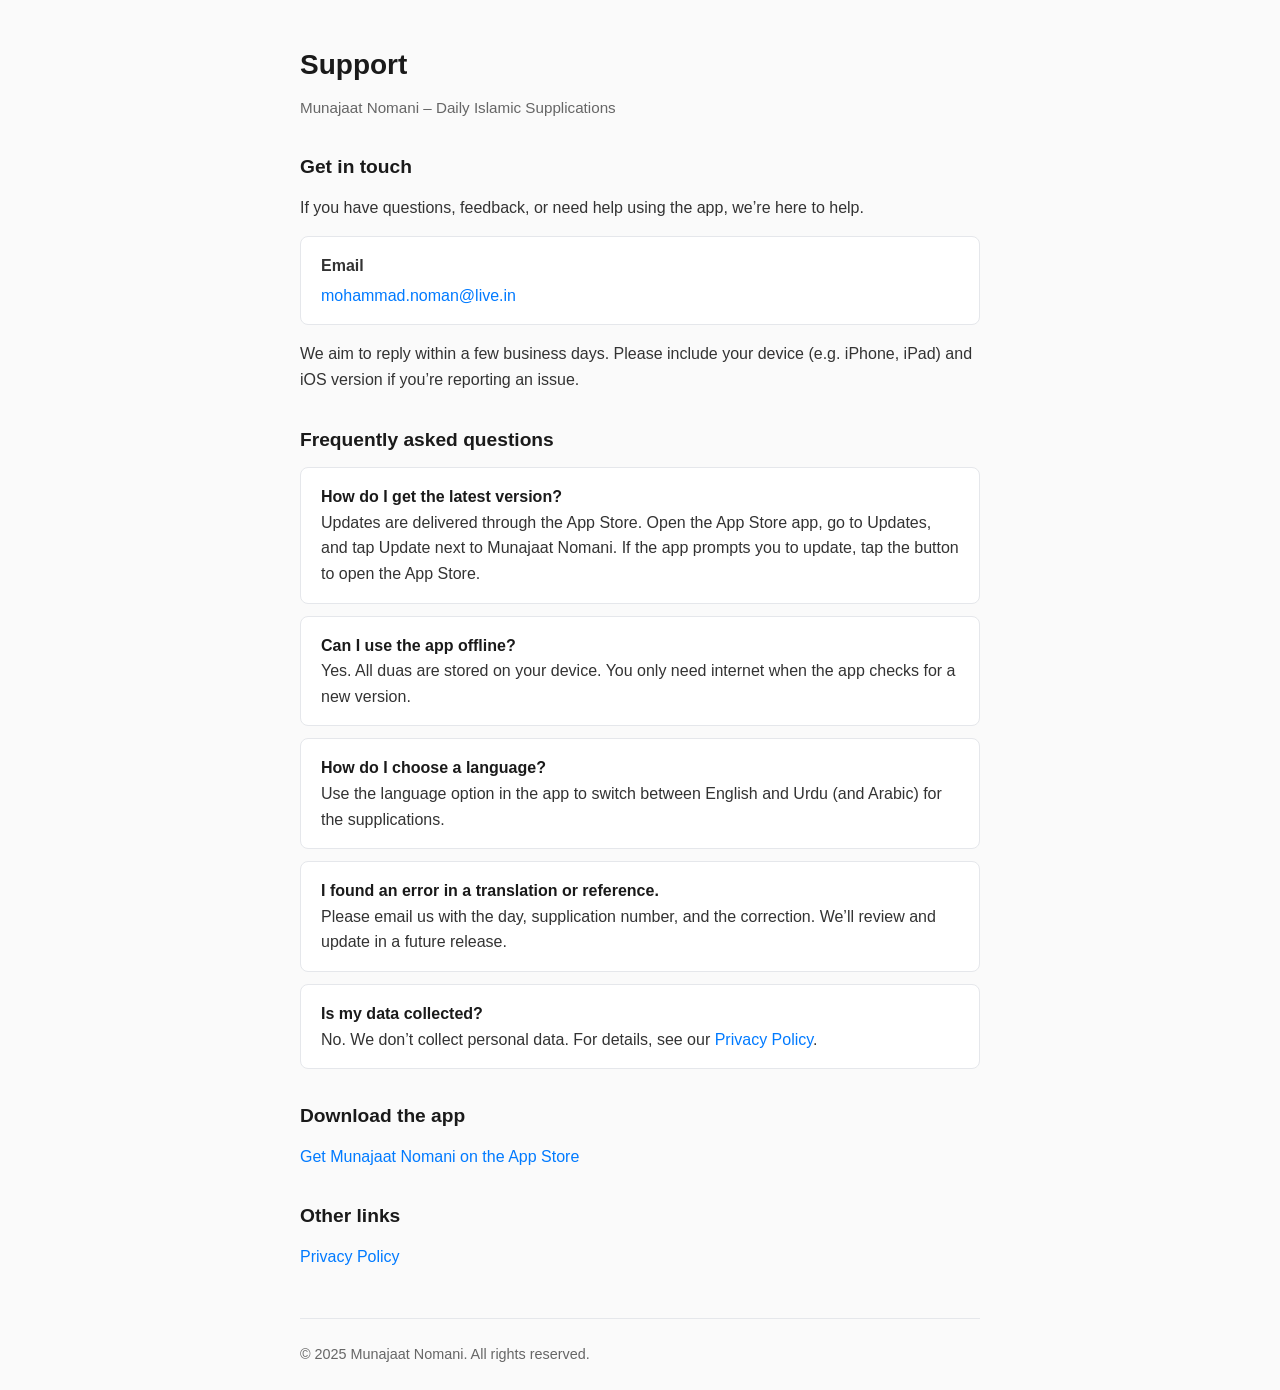
<file: manajaat/support.html>
<!DOCTYPE html>
<html lang="en">
<head>
  <meta charset="UTF-8">
  <meta name="viewport" content="width=device-width, initial-scale=1.0">
  <title>Support – Munajaat Nomani</title>
  <style>
    * { box-sizing: border-box; }
    body {
      font-family: -apple-system, BlinkMacSystemFont, 'Segoe UI', Roboto, Oxygen, Ubuntu, sans-serif;
      line-height: 1.6;
      color: #333;
      max-width: 720px;
      margin: 0 auto;
      padding: 24px 20px;
      background: #fafafa;
    }
    h1 {
      font-size: 1.75rem;
      margin-bottom: 0.5rem;
      color: #1a1a1a;
    }
    .subtitle { color: #666; font-size: 0.95rem; margin-bottom: 2rem; }
    h2 {
      font-size: 1.2rem;
      margin-top: 2rem;
      margin-bottom: 0.75rem;
      color: #1a1a1a;
    }
    p { margin: 0.5rem 0 1rem; }
    a {
      color: #007aff;
      text-decoration: none;
    }
    a:hover { text-decoration: underline; }
    .contact-box {
      background: #fff;
      border: 1px solid #e5e7eb;
      border-radius: 8px;
      padding: 1rem 1.25rem;
      margin: 1rem 0;
    }
    .contact-box strong { display: block; margin-bottom: 0.25rem; }
    .faq-list { list-style: none; padding: 0; margin: 0; }
    .faq-list li {
      background: #fff;
      border: 1px solid #e5e7eb;
      border-radius: 8px;
      padding: 1rem 1.25rem;
      margin-bottom: 0.75rem;
    }
    .faq-list strong { color: #1a1a1a; }
    .footer {
      margin-top: 3rem;
      padding-top: 1.5rem;
      border-top: 1px solid #e5e7eb;
      font-size: 0.9rem;
      color: #666;
    }
    .footer a { color: #007aff; }
  </style>
</head>
<body>
  <h1>Support</h1>
  <p class="subtitle">Munajaat Nomani – Daily Islamic Supplications</p>

  <h2>Get in touch</h2>
  <p>If you have questions, feedback, or need help using the app, we’re here to help.</p>
  <div class="contact-box">
    <strong>Email</strong>
    <a href="mailto:mohammad.noman@live.in">mohammad.noman@live.in</a>
  </div>
  <p>We aim to reply within a few business days. Please include your device (e.g. iPhone, iPad) and iOS version if you’re reporting an issue.</p>

  <h2>Frequently asked questions</h2>
  <ul class="faq-list">
    <li>
      <strong>How do I get the latest version?</strong><br>
      Updates are delivered through the App Store. Open the App Store app, go to Updates, and tap Update next to Munajaat Nomani. If the app prompts you to update, tap the button to open the App Store.
    </li>
    <li>
      <strong>Can I use the app offline?</strong><br>
      Yes. All duas are stored on your device. You only need internet when the app checks for a new version.
    </li>
    <li>
      <strong>How do I choose a language?</strong><br>
      Use the language option in the app to switch between English and Urdu (and Arabic) for the supplications.
    </li>
    <li>
      <strong>I found an error in a translation or reference.</strong><br>
      Please email us with the day, supplication number, and the correction. We’ll review and update in a future release.
    </li>
    <li>
      <strong>Is my data collected?</strong><br>
      No. We don’t collect personal data. For details, see our <a href="privacy-policy.html">Privacy Policy</a>.
    </li>
  </ul>

  <h2>Download the app</h2>
  <p>
    <a href="https://apps.apple.com/in/app/munajaat-nomani/id6759190231" target="_blank" rel="noopener">Get Munajaat Nomani on the App Store</a>
  </p>

  <h2>Other links</h2>
  <p>
    <a href="privacy-policy.html">Privacy Policy</a>
  </p>

  <footer class="footer">
    © 2025 Munajaat Nomani. All rights reserved.
  </footer>
</body>
</html>
</file>
<file: manajaat/styles.css>
/* Munajaat Nomani – Landing Page Styles
   Aligned with the Bustan-e-Rahmat design system:
   teal + gold + warm cream, Cormorant Garamond display,
   DM Sans body, Cinzel accent labels, Islamic ornamentation. */

:root {
  /* Brand palette — teal + gold only */
  --color-primary: #1f6f64;
  --color-primary-dark: #154d45;
  --color-primary-soft: rgba(31, 111, 100, 0.08);
  --color-accent: #c6a55c;
  --color-accent-light: #d8bd84;
  --color-accent-soft: rgba(198, 165, 92, 0.12);

  /* Surfaces — warm cream, never pure white pages */
  --color-bg: #f6eddd;
  --color-bg-alt: #f1e4cf;
  --color-bg-card: #fffdf8;
  --color-text: #20302c;
  --color-text-muted: #5d6b66;
  --color-border: rgba(31, 111, 100, 0.16);
  --color-border-gold: rgba(198, 165, 92, 0.35);

  /* Type */
  --font-sans: 'DM Sans', -apple-system, BlinkMacSystemFont, sans-serif;
  --font-heading: 'Cormorant Garamond', Georgia, serif;
  --font-accent: 'Cinzel', Georgia, serif;
  --font-urdu: 'Noto Nastaliq Urdu', serif;

  --radius: 20px;
  --radius-sm: 14px;
  --radius-full: 999px;
  --space-section: 5rem;

  --shadow: 0 6px 24px rgba(31, 60, 54, 0.07);
  --shadow-lg: 0 18px 50px rgba(31, 60, 54, 0.12);
  --shadow-gold: 0 14px 34px rgba(198, 165, 92, 0.35);
}

*,
*::before,
*::after {
  box-sizing: border-box;
  margin: 0;
  padding: 0;
}

html {
  scroll-behavior: smooth;
}

body {
  font-family: var(--font-sans);
  font-size: 1rem;
  line-height: 1.65;
  color: var(--color-text);
  background: var(--color-bg);
  -webkit-font-smoothing: antialiased;
}

img {
  max-width: 100%;
  height: auto;
  display: block;
}

a {
  color: var(--color-primary);
  text-decoration: none;
}

a:hover {
  text-decoration: underline;
}

.container {
  width: 100%;
  max-width: 1100px;
  margin: 0 auto;
  padding: 0 1.5rem;
}

/* ----- Shared accent label (Cinzel eyebrow) ----- */
.eyebrow {
  display: inline-block;
  font-family: var(--font-accent);
  font-size: 0.72rem;
  font-weight: 600;
  letter-spacing: 0.22em;
  text-transform: uppercase;
  color: var(--color-accent);
  margin-bottom: 0.6rem;
}

.eyebrow::before,
.eyebrow::after {
  content: '';
  display: inline-block;
  width: 1.4rem;
  height: 1px;
  vertical-align: middle;
  background: var(--color-border-gold);
}

.eyebrow::before {
  margin-right: 0.6rem;
}

.eyebrow::after {
  margin-left: 0.6rem;
}

.eyebrow--hero {
  color: var(--color-accent-light);
}

/* Decorative gold ornament (diamond divider) */
.ornament {
  display: block;
  width: 120px;
  height: 16px;
  margin: 1.1rem auto 1.4rem;
  background:
    linear-gradient(90deg, transparent, var(--color-border-gold) 45%, var(--color-border-gold) 55%, transparent) center / 100% 1px no-repeat;
  position: relative;
}

.ornament::after {
  content: '';
  position: absolute;
  top: 50%;
  left: 50%;
  width: 9px;
  height: 9px;
  transform: translate(-50%, -50%) rotate(45deg);
  background: var(--color-accent);
  box-shadow:
    -16px 0 0 -2px var(--color-accent-light),
    16px 0 0 -2px var(--color-accent-light);
}

.ornament--center {
  margin-top: 1.6rem;
}

/* ----- Hero ----- */
.hero {
  position: relative;
  min-height: 100vh;
  display: flex;
  align-items: center;
  justify-content: center;
  padding: 3rem 1.5rem;
  overflow: hidden;
  background:
    radial-gradient(120% 80% at 50% -10%, var(--color-accent-soft) 0%, transparent 55%),
    linear-gradient(180deg, var(--color-bg) 0%, var(--color-bg-alt) 100%);
}

.hero__pattern {
  position: absolute;
  inset: 0;
  background-image: url("data:image/svg+xml,%3Csvg xmlns='http://www.w3.org/2000/svg' width='60' height='60' viewBox='0 0 60 60'%3E%3Cpath fill='none' stroke='%23C6A55C' stroke-opacity='0.18' stroke-width='1' d='M30 0l30 30-30 30L0 30 30 0zm0 14L14 30l16 16 16-16L30 14z'/%3E%3C/svg%3E");
  opacity: 0.7;
  pointer-events: none;
}

.hero__arch {
  position: absolute;
  top: -2px;
  left: 50%;
  transform: translateX(-50%);
  width: 130%;
  max-width: 820px;
  height: 58vh;
  background: linear-gradient(180deg, rgba(198, 165, 92, 0.16) 0%, transparent 72%);
  border-radius: 0 0 50% 50%;
  border-bottom: 1px solid var(--color-border-gold);
  pointer-events: none;
}

.hero__glow {
  position: absolute;
  bottom: -30%;
  left: 50%;
  transform: translateX(-50%);
  width: 70vw;
  max-width: 560px;
  height: 56vh;
  background: radial-gradient(circle, var(--color-primary-soft) 0%, transparent 70%);
  pointer-events: none;
}

.hero__inner {
  position: relative;
  z-index: 1;
  text-align: center;
  width: 100%;
  max-width: 560px;
}

.hero__title {
  margin-bottom: 0.25rem;
}

.hero__title-en {
  display: block;
  font-family: var(--font-heading);
  font-size: clamp(2.4rem, 7vw, 3.6rem);
  font-weight: 700;
  line-height: 1.05;
  color: var(--color-primary);
}

.hero__title-urdu {
  display: block;
  font-family: var(--font-urdu);
  font-size: clamp(1.6rem, 5vw, 2.4rem);
  font-weight: 700;
  line-height: 1.8;
  color: var(--color-accent);
  margin-top: 0.4rem;
}

.hero__tagline {
  font-size: clamp(1.1rem, 2.5vw, 1.3rem);
  font-weight: 600;
  color: var(--color-text);
  margin-bottom: 0.6rem;
}

.hero__desc {
  font-size: 1rem;
  color: var(--color-text-muted);
  max-width: 40ch;
  margin: 0 auto 1.75rem;
}

.hero__credit {
  font-family: var(--font-accent);
  font-size: 0.85rem;
  font-weight: 500;
  letter-spacing: 0.16em;
  text-transform: uppercase;
  color: var(--color-text-muted);
  margin-bottom: 1.75rem;
}

.hero__credit-name {
  display: block;
  margin-top: 0.5rem;
  font-family: var(--font-heading);
  font-size: clamp(1.5rem, 3.5vw, 2rem);
  font-weight: 700;
  line-height: 1.25;
  letter-spacing: 0.01em;
  text-transform: none;
  color: var(--color-primary);
}

.hero__cta {
  display: flex;
  flex-wrap: wrap;
  gap: 0.85rem;
  justify-content: center;
  margin-bottom: 2.5rem;
}

/* Buttons / Store badges */
.btn {
  display: inline-flex;
  align-items: center;
  justify-content: center;
  padding: 0.85rem 1.6rem;
  font-family: var(--font-sans);
  font-size: 0.92rem;
  font-weight: 600;
  letter-spacing: 0.01em;
  border-radius: var(--radius-full);
  border: none;
  cursor: pointer;
  transition: transform 0.25s ease, box-shadow 0.25s ease, background 0.25s ease;
  text-decoration: none;
}

.btn:hover {
  text-decoration: none;
  transform: translateY(-3px);
  box-shadow: var(--shadow-gold);
}

.btn--store {
  color: #fffdf8;
  background: var(--color-primary);
  min-height: 50px;
  min-width: 168px;
  box-shadow: var(--shadow);
}

.btn--store:hover {
  background: var(--color-primary-dark);
}

.btn--apple::before {
  content: '';
  display: inline-block;
  width: 20px;
  height: 20px;
  margin-right: 0.5rem;
  background: url("data:image/svg+xml,%3Csvg xmlns='http://www.w3.org/2000/svg' viewBox='0 0 24 24' fill='%23fffdf8'%3E%3Cpath d='M18.71 19.5c-.83 1.24-1.71 2.45-3.05 2.47-1.34.03-1.77-.79-3.29-.79-1.53 0-2 .77-3.27.82-1.31.05-2.3-1.32-3.14-2.53C4.25 17 2.94 12.45 4.7 9.39c.87-1.52 2.43-2.48 4.12-2.51 1.28-.02 2.5.87 3.29.87.78 0 2.26-1.07 3.81-.91.65.03 2.47.26 3.64 1.98-.09.06-2.17 1.28-2.15 3.81.03 3.02 2.65 4.03 2.68 4.04-.03.07-.42 1.44-1.38 2.83M13 3.5c.73-.83 1.94-1.46 2.94-1.5.13 1.17-.34 2.35-1.04 3.19-.69.85-1.83 1.51-2.95 1.42-.15-1.15.41-2.35 1.05-3.11z'/%3E%3C/svg%3E") no-repeat center;
  background-size: 20px;
}

.btn--google::before {
  content: '';
  display: inline-block;
  width: 20px;
  height: 20px;
  margin-right: 0.5rem;
  background: url("data:image/svg+xml,%3Csvg xmlns='http://www.w3.org/2000/svg' viewBox='0 0 24 24' fill='%23fffdf8'%3E%3Cpath d='M17.6 9.48l1.84-3.18c.16-.31.04-.69-.26-.85-.29-.15-.65-.06-.83.22l-1.88 3.24a11.43 11.43 0 0 0-8.94 0L5.65 5.67c-.19-.28-.54-.37-.83-.22-.3.16-.42.54-.26.85l1.84 3.18C4.33 10.36 2 13.25 2 16.5h20c0-3.25-2.33-6.14-5.4-7.02zM7 15.25c-.69 0-1.25-.56-1.25-1.25S6.31 12.75 7 12.75s1.25.56 1.25 1.25S7.69 15.25 7 15.25zm10 0c-.69 0-1.25-.56-1.25-1.25s.56-1.25 1.25-1.25 1.25.56 1.25 1.25-.56 1.25-1.25 1.25z'/%3E%3C/svg%3E") no-repeat center;
  background-size: 20px;
}

.hero__phone {
  display: flex;
  justify-content: center;
}

/* Phone mockup */
.phone-mockup {
  width: 280px;
  border-radius: 30px;
  overflow: hidden;
  box-shadow: var(--shadow-lg), 0 0 0 4px rgba(31, 111, 100, 0.1), 0 0 0 5px var(--color-border-gold);
  background: #111;
}

.phone-mockup img {
  width: 100%;
  height: auto;
  vertical-align: middle;
}

.phone-mockup--small {
  width: 200px;
  border-radius: 24px;
}

.phone-mockup--small img {
  width: 100%;
}

/* ----- Section heads ----- */
.section-head {
  text-align: center;
  margin-bottom: 2.5rem;
}

.section-title {
  font-family: var(--font-heading);
  font-size: clamp(2rem, 4vw, 2.6rem);
  font-weight: 700;
  line-height: 1.1;
  color: var(--color-primary);
  text-align: center;
}

/* ----- Features ----- */
.features {
  padding: var(--space-section) 0;
}

.features__grid {
  display: grid;
  grid-template-columns: 1fr;
  gap: 1.25rem;
}

.feature-card {
  position: relative;
  background: var(--color-bg-card);
  border-radius: var(--radius);
  padding: 1.75rem;
  box-shadow: var(--shadow);
  border: 1px solid var(--color-border);
  transition: transform 0.25s ease, box-shadow 0.25s ease, border-color 0.25s ease;
  overflow: hidden;
}

.feature-card::before {
  content: '';
  position: absolute;
  top: 0;
  left: 0;
  right: 0;
  height: 3px;
  background: linear-gradient(90deg, var(--color-primary), var(--color-accent));
  transform: scaleX(0);
  transform-origin: left;
  transition: transform 0.3s ease;
}

.feature-card:hover {
  transform: translateY(-4px);
  box-shadow: var(--shadow-lg);
  border-color: var(--color-border-gold);
}

.feature-card:hover::before {
  transform: scaleX(1);
}

.feature-card__icon {
  display: flex;
  align-items: center;
  justify-content: center;
  width: 54px;
  height: 54px;
  margin-bottom: 1.15rem;
  border-radius: 14px;
  color: var(--color-primary);
  background: var(--color-primary-soft);
}

.feature-card__icon svg {
  width: 28px;
  height: 28px;
}

.feature-card__title {
  font-family: var(--font-heading);
  font-size: 1.4rem;
  font-weight: 700;
  color: var(--color-primary);
  margin-bottom: 0.3rem;
}

.feature-card__text {
  font-size: 0.95rem;
  color: var(--color-text-muted);
  line-height: 1.55;
}

@media (min-width: 600px) {
  .features__grid {
    grid-template-columns: repeat(2, 1fr);
  }
}

@media (min-width: 900px) {
  .features__grid {
    grid-template-columns: repeat(3, 1fr);
    gap: 1.5rem;
  }
}

/* ----- Screenshots ----- */
.screenshots {
  padding: var(--space-section) 0;
  background:
    radial-gradient(80% 60% at 50% 0%, var(--color-accent-soft) 0%, transparent 60%),
    var(--color-bg-alt);
}

.screenshots__scroll {
  overflow-x: auto;
  overflow-y: hidden;
  -webkit-overflow-scrolling: touch;
  padding-bottom: 0.5rem;
}

.screenshots__scroll::-webkit-scrollbar {
  height: 6px;
}

.screenshots__scroll::-webkit-scrollbar-track {
  background: var(--color-border);
  border-radius: 3px;
}

.screenshots__scroll::-webkit-scrollbar-thumb {
  background: var(--color-accent);
  border-radius: 3px;
}

.screenshots__grid {
  display: flex;
  gap: 1.75rem;
  padding: 0 0.5rem;
  min-width: min-content;
}

@media (min-width: 900px) {
  .screenshots__scroll {
    overflow: visible;
  }

  .screenshots__grid {
    display: grid;
    grid-template-columns: repeat(5, 1fr);
    min-width: unset;
    justify-items: center;
  }
}

.screenshot-item {
  flex-shrink: 0;
  text-align: center;
}

.screenshot-item .phone-mockup {
  margin: 0 auto 0.75rem;
  transition: transform 0.25s ease;
}

.screenshot-item:hover .phone-mockup {
  transform: translateY(-4px);
}

.screenshot-item figcaption {
  font-family: var(--font-accent);
  font-size: 0.74rem;
  font-weight: 600;
  letter-spacing: 0.14em;
  text-transform: uppercase;
  color: var(--color-primary);
}

/* ----- Quote ----- */
.quote {
  padding: var(--space-section) 1.5rem;
  background: linear-gradient(160deg, var(--color-primary) 0%, var(--color-primary-dark) 100%);
  position: relative;
  overflow: hidden;
}

.quote::before {
  content: '';
  position: absolute;
  inset: 0;
  background-image: url("data:image/svg+xml,%3Csvg xmlns='http://www.w3.org/2000/svg' width='60' height='60' viewBox='0 0 60 60'%3E%3Cpath fill='none' stroke='%23C6A55C' stroke-opacity='0.16' stroke-width='1' d='M30 0l30 30-30 30L0 30 30 0z'/%3E%3C/svg%3E");
  pointer-events: none;
}

.quote__inner {
  position: relative;
  max-width: 620px;
  margin: 0 auto;
  text-align: center;
}

.quote__mark {
  display: block;
  font-family: var(--font-heading);
  font-size: 4.5rem;
  line-height: 0.6;
  color: var(--color-accent);
  margin-bottom: 0.5rem;
}

.quote__text {
  font-family: var(--font-urdu);
  font-size: clamp(2rem, 5vw, 2.75rem);
  font-weight: 700;
  line-height: 1.9;
  color: #fffdf8;
  margin-bottom: 1rem;
  font-style: normal;
}

.quote__translation {
  font-family: var(--font-heading);
  font-size: clamp(1.15rem, 2.5vw, 1.4rem);
  font-style: italic;
  color: var(--color-accent-light);
}

.quote .ornament::after {
  background: var(--color-accent);
}

/* ----- About ----- */
.about {
  padding: var(--space-section) 0;
}

.about__card {
  position: relative;
  max-width: 760px;
  margin: 0 auto;
  background: var(--color-bg-card);
  border-radius: var(--radius);
  padding: 2.5rem 2rem;
  box-shadow: var(--shadow);
  border: 1px solid var(--color-border);
  border-top: 3px solid var(--color-accent);
}

.about__card p {
  margin-bottom: 1.1rem;
  color: var(--color-text);
  font-size: 1.05rem;
}

.about__card p:first-child {
  font-size: 1.15rem;
}

.about__card p:last-child {
  margin-bottom: 0;
}

.about__credit {
  margin-top: 1.75rem;
  padding-top: 1.5rem;
  border-top: 1px solid var(--color-border-gold);
  font-family: var(--font-accent);
  font-size: 0.78rem;
  font-weight: 500;
  letter-spacing: 0.16em;
  text-transform: uppercase;
  color: var(--color-text-muted);
  text-align: center;
}

.about__credit-name {
  display: block;
  margin-top: 0.5rem;
  font-family: var(--font-heading);
  font-size: clamp(1.4rem, 3vw, 1.85rem);
  font-weight: 700;
  line-height: 1.25;
  letter-spacing: 0.01em;
  text-transform: none;
  color: var(--color-primary);
}

/* ----- CTA ----- */
.cta {
  padding: var(--space-section) 0;
  background:
    radial-gradient(90% 70% at 50% 100%, var(--color-accent-soft) 0%, transparent 60%),
    var(--color-bg-alt);
}

.cta__container {
  text-align: center;
}

.cta__title {
  font-family: var(--font-heading);
  font-size: clamp(1.9rem, 4vw, 2.6rem);
  font-weight: 700;
  line-height: 1.15;
  color: var(--color-primary);
  margin-bottom: 1.75rem;
  max-width: 18ch;
  margin-left: auto;
  margin-right: auto;
}

.cta__buttons {
  display: flex;
  flex-wrap: wrap;
  gap: 0.85rem;
  justify-content: center;
  margin-bottom: 2.5rem;
}

.cta__phone {
  display: flex;
  justify-content: center;
}

/* ----- Footer ----- */
.footer {
  padding: 3rem 1.5rem 2.5rem;
  background: var(--color-primary-dark);
  color: rgba(255, 253, 248, 0.92);
  text-align: center;
  position: relative;
}

.footer::before {
  content: '';
  position: absolute;
  top: 0;
  left: 0;
  right: 0;
  height: 3px;
  background: linear-gradient(90deg, transparent, var(--color-accent), transparent);
}

.footer a {
  color: rgba(255, 253, 248, 0.92);
  text-decoration: none;
  transition: color 0.2s ease;
}

.footer a:hover {
  color: var(--color-accent-light);
  text-decoration: none;
}

.footer__name {
  font-family: var(--font-heading);
  font-weight: 700;
  font-size: 1.5rem;
  margin-bottom: 1.25rem;
}

.footer__name-urdu {
  font-family: var(--font-urdu);
  display: block;
  color: var(--color-accent-light);
  margin-top: 0.3rem;
}

.footer__links {
  display: flex;
  flex-wrap: wrap;
  gap: 1.5rem;
  justify-content: center;
  margin-bottom: 1.25rem;
  font-family: var(--font-accent);
  font-size: 0.74rem;
  letter-spacing: 0.12em;
  text-transform: uppercase;
}

.footer__contact {
  margin-bottom: 0.6rem;
  font-size: 0.95rem;
}

.footer__tagline {
  font-family: var(--font-heading);
  font-size: 1.05rem;
  font-style: italic;
  margin-bottom: 1.1rem;
  color: var(--color-accent-light);
}

.footer__copy {
  font-size: 0.8rem;
  opacity: 0.75;
}

/* ----- Reveal animation (class added by JS) ----- */
.reveal {
  opacity: 0;
  transform: translateY(20px);
  transition: opacity 0.6s ease, transform 0.6s ease;
}

.reveal.reveal--visible {
  opacity: 1;
  transform: translateY(0);
}

@media (prefers-reduced-motion: reduce) {
  .reveal {
    opacity: 1;
    transform: none;
    transition: none;
  }

  html {
    scroll-behavior: auto;
  }
}
</file>
<file: assets/css/main.css>
@import url("fontawesome-all.min.css");
@import url("https://fonts.googleapis.com/css?family=Source+Sans+Pro:300,300italic,400,400italic,600,600italic,700,700italic");

/*
	Directive by HTML5 UP
	html5up.net | @ajlkn
	Free for personal and commercial use under the CCA 3.0 license (html5up.net/license)
*/

html, body, div, span, applet, object,
iframe, h1, h2, h3, h4, h5, h6, p, blockquote,
pre, a, abbr, acronym, address, big, cite,
code, del, dfn, em, img, ins, kbd, q, s, samp,
small, strike, strong, sub, sup, tt, var, b,
u, i, center, dl, dt, dd, ol, ul, li, fieldset,
form, label, legend, table, caption, tbody,
tfoot, thead, tr, th, td, article, aside,
canvas, details, embed, figure, figcaption,
footer, header, hgroup, menu, nav, output, ruby,
section, summary, time, mark, audio, video {
	margin: 0;
	padding: 0;
	border: 0;
	font-size: 100%;
	font: inherit;
	vertical-align: baseline;}

article, aside, details, figcaption, figure,
footer, header, hgroup, menu, nav, section {
	display: block;}

body {
	line-height: 1;
}

ol, ul {
	list-style: none;
}

blockquote, q {
	quotes: none;
}

	blockquote:before, blockquote:after, q:before, q:after {
		content: '';
		content: none;
	}

table {
	border-collapse: collapse;
	border-spacing: 0;
}

body {
	-webkit-text-size-adjust: none;
}

mark {
	background-color: transparent;
	color: inherit;
}

input::-moz-focus-inner {
	border: 0;
	padding: 0;
}

input, select, textarea {
	-moz-appearance: none;
	-webkit-appearance: none;
	-ms-appearance: none;
	appearance: none;
}

/* Basic */

	html {
		box-sizing: border-box;
	}

	*, *:before, *:after {
		box-sizing: inherit;
	}

	html, body {
		height: 100%;
	}

	body {
		background: #ffffff;
	}

		body.is-preload *, body.is-preload *:before, body.is-preload *:after {
			-moz-animation: none !important;
			-webkit-animation: none !important;
			-ms-animation: none !important;
			animation: none !important;
			-moz-transition: none !important;
			-webkit-transition: none !important;
			-ms-transition: none !important;
			transition: none !important;
		}

	body, input, select, textarea {
		color: #6e6e6e;
		font-family: 'Source Sans Pro', sans-serif;
		font-size: 16pt;
		font-weight: 400;
		line-height: 1.75em;
	}

	a {
		-moz-transition: color 0.2s ease-in-out, border-bottom-color 0.2s ease-in-out;
		-webkit-transition: color 0.2s ease-in-out, border-bottom-color 0.2s ease-in-out;
		-ms-transition: color 0.2s ease-in-out, border-bottom-color 0.2s ease-in-out;
		transition: color 0.2s ease-in-out, border-bottom-color 0.2s ease-in-out;
		border-bottom: dotted 1px;
		color: #4eb980;
		text-decoration: none;
	}

		a:hover {
			border-bottom-color: transparent;
		}

	strong, b {
		font-weight: 600;
		color: #5b5b5b;
	}

	em, i {
		font-style: italic;
	}

	p, ul, ol, dl, table, blockquote, form {
		margin: 0 0 2em 0;
	}

	h1, h2, h3, h4, h5, h6 {
		color: #5b5b5b;
		font-weight: 700;
		letter-spacing: 0.125em;
		line-height: 1.75em;
		margin-bottom: 1em;
		text-transform: uppercase;
		text-align: center;
	}

		h1 a, h2 a, h3 a, h4 a, h5 a, h6 a {
			color: inherit;
			text-decoration: none;
		}

	h2 {
		font-size: 1.75em;
	}

	h3 {
		font-size: 1.5em;
	}

	sub {
		font-size: 0.8em;
		position: relative;
		top: 0.5em;
	}

	sup {
		font-size: 0.8em;
		position: relative;
		top: -0.5em;
	}

	hr {
		border: 0;
		border-top: solid 1px rgba(224, 224, 224, 0.75);
		margin-bottom: 1.5em;
	}

	blockquote {
		border-left: solid 0.5em rgba(224, 224, 224, 0.75);
		font-style: italic;
		padding: 1em 0 1em 2em;
	}

/* Container */

	.container {
		margin: 0 auto;
		max-width: 100%;
		width: 51em;
	}

		.container.medium {
			width: 38.25em;
		}

		@media screen and (max-width: 1280px) {

			.container {
				width: 48em;
			}

				.container.medium {
					width: 36em;
				}

		}

		@media screen and (max-width: 980px) {

			.container {
				width: 95%;
			}

				.container.medium {
					width: 71.25%;
				}

		}

		@media screen and (max-width: 840px) {

			.container {
				width: 95% !important;
			}

		}

		@media screen and (max-width: 736px) {

			.container {
				width: 90% !important;
			}

		}

		@media screen and (max-width: 480px) {

			.container {
				width: 100% !important;
			}

		}

/* Row */

	.row {
		display: flex;
		flex-wrap: wrap;
		box-sizing: border-box;
		align-items: stretch;
	}

		.row > * {
			box-sizing: border-box;
		}

		.row.gtr-uniform > * > :last-child {
			margin-bottom: 0;
		}

		.row.aln-left {
			justify-content: flex-start;
		}

		.row.aln-center {
			justify-content: center;
		}

		.row.aln-right {
			justify-content: flex-end;
		}

		.row.aln-top {
			align-items: flex-start;
		}

		.row.aln-middle {
			align-items: center;
		}

		.row.aln-bottom {
			align-items: flex-end;
		}

		.row > .imp {
			order: -1;
		}

		.row > .col-1 {
			width: 8.33333%;
		}

		.row > .off-1 {
			margin-left: 8.33333%;
		}

		.row > .col-2 {
			width: 16.66667%;
		}

		.row > .off-2 {
			margin-left: 16.66667%;
		}

		.row > .col-3 {
			width: 25%;
		}

		.row > .off-3 {
			margin-left: 25%;
		}

		.row > .col-4 {
			width: 33.33333%;
		}

		.row > .off-4 {
			margin-left: 33.33333%;
		}

		.row > .col-5 {
			width: 41.66667%;
		}

		.row > .off-5 {
			margin-left: 41.66667%;
		}

		.row > .col-6 {
			width: 50%;
		}

		.row > .off-6 {
			margin-left: 50%;
		}

		.row > .col-7 {
			width: 58.33333%;
		}

		.row > .off-7 {
			margin-left: 58.33333%;
		}

		.row > .col-8 {
			width: 66.66667%;
		}

		.row > .off-8 {
			margin-left: 66.66667%;
		}

		.row > .col-9 {
			width: 75%;
		}

		.row > .off-9 {
			margin-left: 75%;
		}

		.row > .col-10 {
			width: 83.33333%;
		}

		.row > .off-10 {
			margin-left: 83.33333%;
		}

		.row > .col-11 {
			width: 91.66667%;
		}

		.row > .off-11 {
			margin-left: 91.66667%;
		}

		.row > .col-12 {
			width: 100%;
		}

		.row > .off-12 {
			margin-left: 100%;
		}

		.row.gtr-0 {
			margin-top: 0px;
			margin-left: 0px;
		}

			.row.gtr-0 > * {
				padding: 0px 0 0 0px;
			}

			.row.gtr-0.gtr-uniform {
				margin-top: 0px;
			}

				.row.gtr-0.gtr-uniform > * {
					padding-top: 0px;
				}

		.row.gtr-25 {
			margin-top: -7.5px;
			margin-left: -7.5px;
		}

			.row.gtr-25 > * {
				padding: 7.5px 0 0 7.5px;
			}

			.row.gtr-25.gtr-uniform {
				margin-top: -7.5px;
			}

				.row.gtr-25.gtr-uniform > * {
					padding-top: 7.5px;
				}

		.row.gtr-50 {
			margin-top: -15px;
			margin-left: -15px;
		}

			.row.gtr-50 > * {
				padding: 15px 0 0 15px;
			}

			.row.gtr-50.gtr-uniform {
				margin-top: -15px;
			}

				.row.gtr-50.gtr-uniform > * {
					padding-top: 15px;
				}

		.row {
			margin-top: -30px;
			margin-left: -30px;
		}

			.row > * {
				padding: 30px 0 0 30px;
			}

			.row.gtr-uniform {
				margin-top: -30px;
			}

				.row.gtr-uniform > * {
					padding-top: 30px;
				}

		.row.gtr-150 {
			margin-top: -45px;
			margin-left: -45px;
		}

			.row.gtr-150 > * {
				padding: 45px 0 0 45px;
			}

			.row.gtr-150.gtr-uniform {
				margin-top: -45px;
			}

				.row.gtr-150.gtr-uniform > * {
					padding-top: 45px;
				}

		.row.gtr-200 {
			margin-top: -60px;
			margin-left: -60px;
		}

			.row.gtr-200 > * {
				padding: 60px 0 0 60px;
			}

			.row.gtr-200.gtr-uniform {
				margin-top: -60px;
			}

				.row.gtr-200.gtr-uniform > * {
					padding-top: 60px;
				}

		@media screen and (max-width: 1680px) {

			.row {
				display: flex;
				flex-wrap: wrap;
				box-sizing: border-box;
				align-items: stretch;
			}

				.row > * {
					box-sizing: border-box;
				}

				.row.gtr-uniform > * > :last-child {
					margin-bottom: 0;
				}

				.row.aln-left {
					justify-content: flex-start;
				}

				.row.aln-center {
					justify-content: center;
				}

				.row.aln-right {
					justify-content: flex-end;
				}

				.row.aln-top {
					align-items: flex-start;
				}

				.row.aln-middle {
					align-items: center;
				}

				.row.aln-bottom {
					align-items: flex-end;
				}

				.row > .imp-wide {
					order: -1;
				}

				.row > .col-1-wide {
					width: 8.33333%;
				}

				.row > .off-1-wide {
					margin-left: 8.33333%;
				}

				.row > .col-2-wide {
					width: 16.66667%;
				}

				.row > .off-2-wide {
					margin-left: 16.66667%;
				}

				.row > .col-3-wide {
					width: 25%;
				}

				.row > .off-3-wide {
					margin-left: 25%;
				}

				.row > .col-4-wide {
					width: 33.33333%;
				}

				.row > .off-4-wide {
					margin-left: 33.33333%;
				}

				.row > .col-5-wide {
					width: 41.66667%;
				}

				.row > .off-5-wide {
					margin-left: 41.66667%;
				}

				.row > .col-6-wide {
					width: 50%;
				}

				.row > .off-6-wide {
					margin-left: 50%;
				}

				.row > .col-7-wide {
					width: 58.33333%;
				}

				.row > .off-7-wide {
					margin-left: 58.33333%;
				}

				.row > .col-8-wide {
					width: 66.66667%;
				}

				.row > .off-8-wide {
					margin-left: 66.66667%;
				}

				.row > .col-9-wide {
					width: 75%;
				}

				.row > .off-9-wide {
					margin-left: 75%;
				}

				.row > .col-10-wide {
					width: 83.33333%;
				}

				.row > .off-10-wide {
					margin-left: 83.33333%;
				}

				.row > .col-11-wide {
					width: 91.66667%;
				}

				.row > .off-11-wide {
					margin-left: 91.66667%;
				}

				.row > .col-12-wide {
					width: 100%;
				}

				.row > .off-12-wide {
					margin-left: 100%;
				}

				.row.gtr-0 {
					margin-top: 0px;
					margin-left: 0px;
				}

					.row.gtr-0 > * {
						padding: 0px 0 0 0px;
					}

					.row.gtr-0.gtr-uniform {
						margin-top: 0px;
					}

						.row.gtr-0.gtr-uniform > * {
							padding-top: 0px;
						}

				.row.gtr-25 {
					margin-top: -7.5px;
					margin-left: -7.5px;
				}

					.row.gtr-25 > * {
						padding: 7.5px 0 0 7.5px;
					}

					.row.gtr-25.gtr-uniform {
						margin-top: -7.5px;
					}

						.row.gtr-25.gtr-uniform > * {
							padding-top: 7.5px;
						}

				.row.gtr-50 {
					margin-top: -15px;
					margin-left: -15px;
				}

					.row.gtr-50 > * {
						padding: 15px 0 0 15px;
					}

					.row.gtr-50.gtr-uniform {
						margin-top: -15px;
					}

						.row.gtr-50.gtr-uniform > * {
							padding-top: 15px;
						}

				.row {
					margin-top: -30px;
					margin-left: -30px;
				}

					.row > * {
						padding: 30px 0 0 30px;
					}

					.row.gtr-uniform {
						margin-top: -30px;
					}

						.row.gtr-uniform > * {
							padding-top: 30px;
						}

				.row.gtr-150 {
					margin-top: -45px;
					margin-left: -45px;
				}

					.row.gtr-150 > * {
						padding: 45px 0 0 45px;
					}

					.row.gtr-150.gtr-uniform {
						margin-top: -45px;
					}

						.row.gtr-150.gtr-uniform > * {
							padding-top: 45px;
						}

				.row.gtr-200 {
					margin-top: -60px;
					margin-left: -60px;
				}

					.row.gtr-200 > * {
						padding: 60px 0 0 60px;
					}

					.row.gtr-200.gtr-uniform {
						margin-top: -60px;
					}

						.row.gtr-200.gtr-uniform > * {
							padding-top: 60px;
						}

		}

		@media screen and (max-width: 1280px) {

			.row {
				display: flex;
				flex-wrap: wrap;
				box-sizing: border-box;
				align-items: stretch;
			}

				.row > * {
					box-sizing: border-box;
				}

				.row.gtr-uniform > * > :last-child {
					margin-bottom: 0;
				}

				.row.aln-left {
					justify-content: flex-start;
				}

				.row.aln-center {
					justify-content: center;
				}

				.row.aln-right {
					justify-content: flex-end;
				}

				.row.aln-top {
					align-items: flex-start;
				}

				.row.aln-middle {
					align-items: center;
				}

				.row.aln-bottom {
					align-items: flex-end;
				}

				.row > .imp-normal {
					order: -1;
				}

				.row > .col-1-normal {
					width: 8.33333%;
				}

				.row > .off-1-normal {
					margin-left: 8.33333%;
				}

				.row > .col-2-normal {
					width: 16.66667%;
				}

				.row > .off-2-normal {
					margin-left: 16.66667%;
				}

				.row > .col-3-normal {
					width: 25%;
				}

				.row > .off-3-normal {
					margin-left: 25%;
				}

				.row > .col-4-normal {
					width: 33.33333%;
				}

				.row > .off-4-normal {
					margin-left: 33.33333%;
				}

				.row > .col-5-normal {
					width: 41.66667%;
				}

				.row > .off-5-normal {
					margin-left: 41.66667%;
				}

				.row > .col-6-normal {
					width: 50%;
				}

				.row > .off-6-normal {
					margin-left: 50%;
				}

				.row > .col-7-normal {
					width: 58.33333%;
				}

				.row > .off-7-normal {
					margin-left: 58.33333%;
				}

				.row > .col-8-normal {
					width: 66.66667%;
				}

				.row > .off-8-normal {
					margin-left: 66.66667%;
				}

				.row > .col-9-normal {
					width: 75%;
				}

				.row > .off-9-normal {
					margin-left: 75%;
				}

				.row > .col-10-normal {
					width: 83.33333%;
				}

				.row > .off-10-normal {
					margin-left: 83.33333%;
				}

				.row > .col-11-normal {
					width: 91.66667%;
				}

				.row > .off-11-normal {
					margin-left: 91.66667%;
				}

				.row > .col-12-normal {
					width: 100%;
				}

				.row > .off-12-normal {
					margin-left: 100%;
				}

				.row.gtr-0 {
					margin-top: 0px;
					margin-left: 0px;
				}

					.row.gtr-0 > * {
						padding: 0px 0 0 0px;
					}

					.row.gtr-0.gtr-uniform {
						margin-top: 0px;
					}

						.row.gtr-0.gtr-uniform > * {
							padding-top: 0px;
						}

				.row.gtr-25 {
					margin-top: -7.5px;
					margin-left: -7.5px;
				}

					.row.gtr-25 > * {
						padding: 7.5px 0 0 7.5px;
					}

					.row.gtr-25.gtr-uniform {
						margin-top: -7.5px;
					}

						.row.gtr-25.gtr-uniform > * {
							padding-top: 7.5px;
						}

				.row.gtr-50 {
					margin-top: -15px;
					margin-left: -15px;
				}

					.row.gtr-50 > * {
						padding: 15px 0 0 15px;
					}

					.row.gtr-50.gtr-uniform {
						margin-top: -15px;
					}

						.row.gtr-50.gtr-uniform > * {
							padding-top: 15px;
						}

				.row {
					margin-top: -30px;
					margin-left: -30px;
				}

					.row > * {
						padding: 30px 0 0 30px;
					}

					.row.gtr-uniform {
						margin-top: -30px;
					}

						.row.gtr-uniform > * {
							padding-top: 30px;
						}

				.row.gtr-150 {
					margin-top: -45px;
					margin-left: -45px;
				}

					.row.gtr-150 > * {
						padding: 45px 0 0 45px;
					}

					.row.gtr-150.gtr-uniform {
						margin-top: -45px;
					}

						.row.gtr-150.gtr-uniform > * {
							padding-top: 45px;
						}

				.row.gtr-200 {
					margin-top: -60px;
					margin-left: -60px;
				}

					.row.gtr-200 > * {
						padding: 60px 0 0 60px;
					}

					.row.gtr-200.gtr-uniform {
						margin-top: -60px;
					}

						.row.gtr-200.gtr-uniform > * {
							padding-top: 60px;
						}

		}

		@media screen and (max-width: 980px) {

			.row {
				display: flex;
				flex-wrap: wrap;
				box-sizing: border-box;
				align-items: stretch;
			}

				.row > * {
					box-sizing: border-box;
				}

				.row.gtr-uniform > * > :last-child {
					margin-bottom: 0;
				}

				.row.aln-left {
					justify-content: flex-start;
				}

				.row.aln-center {
					justify-content: center;
				}

				.row.aln-right {
					justify-content: flex-end;
				}

				.row.aln-top {
					align-items: flex-start;
				}

				.row.aln-middle {
					align-items: center;
				}

				.row.aln-bottom {
					align-items: flex-end;
				}

				.row > .imp-narrow {
					order: -1;
				}

				.row > .col-1-narrow {
					width: 8.33333%;
				}

				.row > .off-1-narrow {
					margin-left: 8.33333%;
				}

				.row > .col-2-narrow {
					width: 16.66667%;
				}

				.row > .off-2-narrow {
					margin-left: 16.66667%;
				}

				.row > .col-3-narrow {
					width: 25%;
				}

				.row > .off-3-narrow {
					margin-left: 25%;
				}

				.row > .col-4-narrow {
					width: 33.33333%;
				}

				.row > .off-4-narrow {
					margin-left: 33.33333%;
				}

				.row > .col-5-narrow {
					width: 41.66667%;
				}

				.row > .off-5-narrow {
					margin-left: 41.66667%;
				}

				.row > .col-6-narrow {
					width: 50%;
				}

				.row > .off-6-narrow {
					margin-left: 50%;
				}

				.row > .col-7-narrow {
					width: 58.33333%;
				}

				.row > .off-7-narrow {
					margin-left: 58.33333%;
				}

				.row > .col-8-narrow {
					width: 66.66667%;
				}

				.row > .off-8-narrow {
					margin-left: 66.66667%;
				}

				.row > .col-9-narrow {
					width: 75%;
				}

				.row > .off-9-narrow {
					margin-left: 75%;
				}

				.row > .col-10-narrow {
					width: 83.33333%;
				}

				.row > .off-10-narrow {
					margin-left: 83.33333%;
				}

				.row > .col-11-narrow {
					width: 91.66667%;
				}

				.row > .off-11-narrow {
					margin-left: 91.66667%;
				}

				.row > .col-12-narrow {
					width: 100%;
				}

				.row > .off-12-narrow {
					margin-left: 100%;
				}

				.row.gtr-0 {
					margin-top: 0px;
					margin-left: 0px;
				}

					.row.gtr-0 > * {
						padding: 0px 0 0 0px;
					}

					.row.gtr-0.gtr-uniform {
						margin-top: 0px;
					}

						.row.gtr-0.gtr-uniform > * {
							padding-top: 0px;
						}

				.row.gtr-25 {
					margin-top: -7.5px;
					margin-left: -7.5px;
				}

					.row.gtr-25 > * {
						padding: 7.5px 0 0 7.5px;
					}

					.row.gtr-25.gtr-uniform {
						margin-top: -7.5px;
					}

						.row.gtr-25.gtr-uniform > * {
							padding-top: 7.5px;
						}

				.row.gtr-50 {
					margin-top: -15px;
					margin-left: -15px;
				}

					.row.gtr-50 > * {
						padding: 15px 0 0 15px;
					}

					.row.gtr-50.gtr-uniform {
						margin-top: -15px;
					}

						.row.gtr-50.gtr-uniform > * {
							padding-top: 15px;
						}

				.row {
					margin-top: -30px;
					margin-left: -30px;
				}

					.row > * {
						padding: 30px 0 0 30px;
					}

					.row.gtr-uniform {
						margin-top: -30px;
					}

						.row.gtr-uniform > * {
							padding-top: 30px;
						}

				.row.gtr-150 {
					margin-top: -45px;
					margin-left: -45px;
				}

					.row.gtr-150 > * {
						padding: 45px 0 0 45px;
					}

					.row.gtr-150.gtr-uniform {
						margin-top: -45px;
					}

						.row.gtr-150.gtr-uniform > * {
							padding-top: 45px;
						}

				.row.gtr-200 {
					margin-top: -60px;
					margin-left: -60px;
				}

					.row.gtr-200 > * {
						padding: 60px 0 0 60px;
					}

					.row.gtr-200.gtr-uniform {
						margin-top: -60px;
					}

						.row.gtr-200.gtr-uniform > * {
							padding-top: 60px;
						}

		}

		@media screen and (max-width: 840px) {

			.row {
				display: flex;
				flex-wrap: wrap;
				box-sizing: border-box;
				align-items: stretch;
			}

				.row > * {
					box-sizing: border-box;
				}

				.row.gtr-uniform > * > :last-child {
					margin-bottom: 0;
				}

				.row.aln-left {
					justify-content: flex-start;
				}

				.row.aln-center {
					justify-content: center;
				}

				.row.aln-right {
					justify-content: flex-end;
				}

				.row.aln-top {
					align-items: flex-start;
				}

				.row.aln-middle {
					align-items: center;
				}

				.row.aln-bottom {
					align-items: flex-end;
				}

				.row > .imp-narrower {
					order: -1;
				}

				.row > .col-1-narrower {
					width: 8.33333%;
				}

				.row > .off-1-narrower {
					margin-left: 8.33333%;
				}

				.row > .col-2-narrower {
					width: 16.66667%;
				}

				.row > .off-2-narrower {
					margin-left: 16.66667%;
				}

				.row > .col-3-narrower {
					width: 25%;
				}

				.row > .off-3-narrower {
					margin-left: 25%;
				}

				.row > .col-4-narrower {
					width: 33.33333%;
				}

				.row > .off-4-narrower {
					margin-left: 33.33333%;
				}

				.row > .col-5-narrower {
					width: 41.66667%;
				}

				.row > .off-5-narrower {
					margin-left: 41.66667%;
				}

				.row > .col-6-narrower {
					width: 50%;
				}

				.row > .off-6-narrower {
					margin-left: 50%;
				}

				.row > .col-7-narrower {
					width: 58.33333%;
				}

				.row > .off-7-narrower {
					margin-left: 58.33333%;
				}

				.row > .col-8-narrower {
					width: 66.66667%;
				}

				.row > .off-8-narrower {
					margin-left: 66.66667%;
				}

				.row > .col-9-narrower {
					width: 75%;
				}

				.row > .off-9-narrower {
					margin-left: 75%;
				}

				.row > .col-10-narrower {
					width: 83.33333%;
				}

				.row > .off-10-narrower {
					margin-left: 83.33333%;
				}

				.row > .col-11-narrower {
					width: 91.66667%;
				}

				.row > .off-11-narrower {
					margin-left: 91.66667%;
				}

				.row > .col-12-narrower {
					width: 100%;
				}

				.row > .off-12-narrower {
					margin-left: 100%;
				}

				.row.gtr-0 {
					margin-top: 0px;
					margin-left: 0px;
				}

					.row.gtr-0 > * {
						padding: 0px 0 0 0px;
					}

					.row.gtr-0.gtr-uniform {
						margin-top: 0px;
					}

						.row.gtr-0.gtr-uniform > * {
							padding-top: 0px;
						}

				.row.gtr-25 {
					margin-top: -5px;
					margin-left: -5px;
				}

					.row.gtr-25 > * {
						padding: 5px 0 0 5px;
					}

					.row.gtr-25.gtr-uniform {
						margin-top: -5px;
					}

						.row.gtr-25.gtr-uniform > * {
							padding-top: 5px;
						}

				.row.gtr-50 {
					margin-top: -10px;
					margin-left: -10px;
				}

					.row.gtr-50 > * {
						padding: 10px 0 0 10px;
					}

					.row.gtr-50.gtr-uniform {
						margin-top: -10px;
					}

						.row.gtr-50.gtr-uniform > * {
							padding-top: 10px;
						}

				.row {
					margin-top: -20px;
					margin-left: -20px;
				}

					.row > * {
						padding: 20px 0 0 20px;
					}

					.row.gtr-uniform {
						margin-top: -20px;
					}

						.row.gtr-uniform > * {
							padding-top: 20px;
						}

				.row.gtr-150 {
					margin-top: -30px;
					margin-left: -30px;
				}

					.row.gtr-150 > * {
						padding: 30px 0 0 30px;
					}

					.row.gtr-150.gtr-uniform {
						margin-top: -30px;
					}

						.row.gtr-150.gtr-uniform > * {
							padding-top: 30px;
						}

				.row.gtr-200 {
					margin-top: -40px;
					margin-left: -40px;
				}

					.row.gtr-200 > * {
						padding: 40px 0 0 40px;
					}

					.row.gtr-200.gtr-uniform {
						margin-top: -40px;
					}

						.row.gtr-200.gtr-uniform > * {
							padding-top: 40px;
						}

		}

		@media screen and (max-width: 736px) {

			.row {
				display: flex;
				flex-wrap: wrap;
				box-sizing: border-box;
				align-items: stretch;
			}

				.row > * {
					box-sizing: border-box;
				}

				.row.gtr-uniform > * > :last-child {
					margin-bottom: 0;
				}

				.row.aln-left {
					justify-content: flex-start;
				}

				.row.aln-center {
					justify-content: center;
				}

				.row.aln-right {
					justify-content: flex-end;
				}

				.row.aln-top {
					align-items: flex-start;
				}

				.row.aln-middle {
					align-items: center;
				}

				.row.aln-bottom {
					align-items: flex-end;
				}

				.row > .imp-mobile {
					order: -1;
				}

				.row > .col-1-mobile {
					width: 8.33333%;
				}

				.row > .off-1-mobile {
					margin-left: 8.33333%;
				}

				.row > .col-2-mobile {
					width: 16.66667%;
				}

				.row > .off-2-mobile {
					margin-left: 16.66667%;
				}

				.row > .col-3-mobile {
					width: 25%;
				}

				.row > .off-3-mobile {
					margin-left: 25%;
				}

				.row > .col-4-mobile {
					width: 33.33333%;
				}

				.row > .off-4-mobile {
					margin-left: 33.33333%;
				}

				.row > .col-5-mobile {
					width: 41.66667%;
				}

				.row > .off-5-mobile {
					margin-left: 41.66667%;
				}

				.row > .col-6-mobile {
					width: 50%;
				}

				.row > .off-6-mobile {
					margin-left: 50%;
				}

				.row > .col-7-mobile {
					width: 58.33333%;
				}

				.row > .off-7-mobile {
					margin-left: 58.33333%;
				}

				.row > .col-8-mobile {
					width: 66.66667%;
				}

				.row > .off-8-mobile {
					margin-left: 66.66667%;
				}

				.row > .col-9-mobile {
					width: 75%;
				}

				.row > .off-9-mobile {
					margin-left: 75%;
				}

				.row > .col-10-mobile {
					width: 83.33333%;
				}

				.row > .off-10-mobile {
					margin-left: 83.33333%;
				}

				.row > .col-11-mobile {
					width: 91.66667%;
				}

				.row > .off-11-mobile {
					margin-left: 91.66667%;
				}

				.row > .col-12-mobile {
					width: 100%;
				}

				.row > .off-12-mobile {
					margin-left: 100%;
				}

				.row.gtr-0 {
					margin-top: 0px;
					margin-left: 0px;
				}

					.row.gtr-0 > * {
						padding: 0px 0 0 0px;
					}

					.row.gtr-0.gtr-uniform {
						margin-top: 0px;
					}

						.row.gtr-0.gtr-uniform > * {
							padding-top: 0px;
						}

				.row.gtr-25 {
					margin-top: -57.5px;
					margin-left: -5px;
				}

					.row.gtr-25 > * {
						padding: 57.5px 0 0 5px;
					}

					.row.gtr-25.gtr-uniform {
						margin-top: -5px;
					}

						.row.gtr-25.gtr-uniform > * {
							padding-top: 5px;
						}

				.row.gtr-50 {
					margin-top: -115px;
					margin-left: -10px;
				}

					.row.gtr-50 > * {
						padding: 115px 0 0 10px;
					}

					.row.gtr-50.gtr-uniform {
						margin-top: -10px;
					}

						.row.gtr-50.gtr-uniform > * {
							padding-top: 10px;
						}

				.row {
					margin-top: -230px;
					margin-left: -20px;
				}

					.row > * {
						padding: 230px 0 0 20px;
					}

					.row.gtr-uniform {
						margin-top: -20px;
					}

						.row.gtr-uniform > * {
							padding-top: 20px;
						}

				.row.gtr-150 {
					margin-top: -345px;
					margin-left: -30px;
				}

					.row.gtr-150 > * {
						padding: 345px 0 0 30px;
					}

					.row.gtr-150.gtr-uniform {
						margin-top: -30px;
					}

						.row.gtr-150.gtr-uniform > * {
							padding-top: 30px;
						}

				.row.gtr-200 {
					margin-top: -460px;
					margin-left: -40px;
				}

					.row.gtr-200 > * {
						padding: 460px 0 0 40px;
					}

					.row.gtr-200.gtr-uniform {
						margin-top: -40px;
					}

						.row.gtr-200.gtr-uniform > * {
							padding-top: 40px;
						}

		}

		@media screen and (max-width: 480px) {

			.row {
				display: flex;
				flex-wrap: wrap;
				box-sizing: border-box;
				align-items: stretch;
			}

				.row > * {
					box-sizing: border-box;
				}

				.row.gtr-uniform > * > :last-child {
					margin-bottom: 0;
				}

				.row.aln-left {
					justify-content: flex-start;
				}

				.row.aln-center {
					justify-content: center;
				}

				.row.aln-right {
					justify-content: flex-end;
				}

				.row.aln-top {
					align-items: flex-start;
				}

				.row.aln-middle {
					align-items: center;
				}

				.row.aln-bottom {
					align-items: flex-end;
				}

				.row > .imp-mobilep {
					order: -1;
				}

				.row > .col-1-mobilep {
					width: 8.33333%;
				}

				.row > .off-1-mobilep {
					margin-left: 8.33333%;
				}

				.row > .col-2-mobilep {
					width: 16.66667%;
				}

				.row > .off-2-mobilep {
					margin-left: 16.66667%;
				}

				.row > .col-3-mobilep {
					width: 25%;
				}

				.row > .off-3-mobilep {
					margin-left: 25%;
				}

				.row > .col-4-mobilep {
					width: 33.33333%;
				}

				.row > .off-4-mobilep {
					margin-left: 33.33333%;
				}

				.row > .col-5-mobilep {
					width: 41.66667%;
				}

				.row > .off-5-mobilep {
					margin-left: 41.66667%;
				}

				.row > .col-6-mobilep {
					width: 50%;
				}

				.row > .off-6-mobilep {
					margin-left: 50%;
				}

				.row > .col-7-mobilep {
					width: 58.33333%;
				}

				.row > .off-7-mobilep {
					margin-left: 58.33333%;
				}

				.row > .col-8-mobilep {
					width: 66.66667%;
				}

				.row > .off-8-mobilep {
					margin-left: 66.66667%;
				}

				.row > .col-9-mobilep {
					width: 75%;
				}

				.row > .off-9-mobilep {
					margin-left: 75%;
				}

				.row > .col-10-mobilep {
					width: 83.33333%;
				}

				.row > .off-10-mobilep {
					margin-left: 83.33333%;
				}

				.row > .col-11-mobilep {
					width: 91.66667%;
				}

				.row > .off-11-mobilep {
					margin-left: 91.66667%;
				}

				.row > .col-12-mobilep {
					width: 100%;
				}

				.row > .off-12-mobilep {
					margin-left: 100%;
				}

				.row.gtr-0 {
					margin-top: 0px;
					margin-left: 0px;
				}

					.row.gtr-0 > * {
						padding: 0px 0 0 0px;
					}

					.row.gtr-0.gtr-uniform {
						margin-top: 0px;
					}

						.row.gtr-0.gtr-uniform > * {
							padding-top: 0px;
						}

				.row.gtr-25 {
					margin-top: -5px;
					margin-left: -5px;
				}

					.row.gtr-25 > * {
						padding: 5px 0 0 5px;
					}

					.row.gtr-25.gtr-uniform {
						margin-top: -5px;
					}

						.row.gtr-25.gtr-uniform > * {
							padding-top: 5px;
						}

				.row.gtr-50 {
					margin-top: -10px;
					margin-left: -10px;
				}

					.row.gtr-50 > * {
						padding: 10px 0 0 10px;
					}

					.row.gtr-50.gtr-uniform {
						margin-top: -10px;
					}

						.row.gtr-50.gtr-uniform > * {
							padding-top: 10px;
						}

				.row {
					margin-top: -20px;
					margin-left: -20px;
				}

					.row > * {
						padding: 20px 0 0 20px;
					}

					.row.gtr-uniform {
						margin-top: -20px;
					}

						.row.gtr-uniform > * {
							padding-top: 20px;
						}

				.row.gtr-150 {
					margin-top: -30px;
					margin-left: -30px;
				}

					.row.gtr-150 > * {
						padding: 30px 0 0 30px;
					}

					.row.gtr-150.gtr-uniform {
						margin-top: -30px;
					}

						.row.gtr-150.gtr-uniform > * {
							padding-top: 30px;
						}

				.row.gtr-200 {
					margin-top: -40px;
					margin-left: -40px;
				}

					.row.gtr-200 > * {
						padding: 40px 0 0 40px;
					}

					.row.gtr-200.gtr-uniform {
						margin-top: -40px;
					}

						.row.gtr-200.gtr-uniform > * {
							padding-top: 40px;
						}

		}

/* Section/Article */

	section.special, article.special {
		text-align: center;
	}

	header {
		text-align: center;
	}

		header p {
			position: relative;
			top: -1em;
			color: #888888;
			text-transform: uppercase;
			letter-spacing: 0.075em;
		}

		header.major {
			border-bottom-width: 1px;
			border-color: rgba(224, 224, 224, 0.75);
			border-style: solid;
			border-top-width: 1px;
			margin-bottom: 6em;
			padding: 4em 0;
			position: relative;
		}

			header.major:before, header.major:after {
				background: rgba(224, 224, 224, 0.75);
				content: '';
				display: block;
				height: 1px;
				left: 0;
				position: absolute;
				width: 100%;
			}

			header.major:before {
				top: 10px;
			}

			header.major:after {
				bottom: 10px;
			}

			header.major h2 {
				margin: 0;
			}

			header.major p {
				top: 0;
				margin: 1.5em 0 0 0;
				padding: 1.5em 1.5em 0 1.5em;
				font-size: 1.5em;
				line-height: 1.75em;
				border-top: solid 1px rgba(224, 224, 224, 0.75);
				display: inline-block;
			}

			header.major.last {
				border-bottom: 0;
				margin-bottom: 0;
				padding-bottom: 0;
			}

				header.major.last:after {
					display: none;
				}

				header.major.last h2 {
					margin-bottom: 1em;
				}

	footer {
		text-align: center;
	}

		footer.major {
			border-bottom-width: 1px;
			border-color: rgba(224, 224, 224, 0.75);
			border-style: solid;
			border-top-width: 1px;
			margin-top: 6em;
			padding: 4em 0;
			position: relative;
		}

			footer.major:before, footer.major:after {
				background: rgba(224, 224, 224, 0.75);
				content: '';
				display: block;
				height: 1px;
				left: 0;
				position: absolute;
				width: 100%;
			}

			footer.major:before {
				top: 10px;
			}

			footer.major:after {
				bottom: 10px;
			}

/* Form */

	label {
		display: block;
		color: #5b5b5b;
		font-size: 0.8em;
		font-weight: 700;
		letter-spacing: 0.125em;
		line-height: 1.75em;
		text-transform: uppercase;
		margin: 0 0 0.5em 0;
	}

	input[type="text"],
	input[type="password"],
	input[type="email"],
	select,
	textarea {
		-moz-appearance: none;
		-webkit-appearance: none;
		-ms-appearance: none;
		appearance: none;
		-moz-transition: background-color 0.2s ease-in-out;
		-webkit-transition: background-color 0.2s ease-in-out;
		-ms-transition: background-color 0.2s ease-in-out;
		transition: background-color 0.2s ease-in-out;
		background: none;
		border-radius: 4px;
		border: 0;
		border: solid 1px rgba(224, 224, 224, 0.75);
		color: inherit;
		display: block;
		outline: 0;
		padding: 0.75em;
		text-decoration: none;
		width: 100%;
		opacity: 1;
	}

		input[type="text"]:focus,
		input[type="password"]:focus,
		input[type="email"]:focus,
		select:focus,
		textarea:focus {
			background: rgba(224, 224, 224, 0.15);
			border-color: #4eb980;
		}

	input[type="text"],
	input[type="password"],
	input[type="email"],
	select {
		line-height: 1em;
	}

	select {
		background-image: url("data:image/svg+xml;charset=utf8,%3Csvg xmlns='http://www.w3.org/2000/svg' width='40' height='40' preserveAspectRatio='none' viewBox='0 0 40 40'%3E%3Cpath d='M9.4,12.3l10.4,10.4l10.4-10.4c0.2-0.2,0.5-0.4,0.9-0.4c0.3,0,0.6,0.1,0.9,0.4l3.3,3.3c0.2,0.2,0.4,0.5,0.4,0.9 c0,0.4-0.1,0.6-0.4,0.9L20.7,31.9c-0.2,0.2-0.5,0.4-0.9,0.4c-0.3,0-0.6-0.1-0.9-0.4L4.3,17.3c-0.2-0.2-0.4-0.5-0.4-0.9 c0-0.4,0.1-0.6,0.4-0.9l3.3-3.3c0.2-0.2,0.5-0.4,0.9-0.4S9.1,12.1,9.4,12.3z' fill='rgba(224, 224, 224, 0.75)' /%3E%3C/svg%3E");
		background-size: 1.25em;
		background-repeat: no-repeat;
		background-position: calc(100% - 1em) center;
		padding-right: 1.5em;
		text-overflow: ellipsis;
	}

		select option {
			color: #5b5b5b;
			background: #ffffff;
		}

		select:focus::-ms-value {
			background-color: transparent;
		}

		select::-ms-expand {
			display: none;
		}

	textarea {
		padding: 0.5em 0.75em;
	}

	::-webkit-input-placeholder {
		color: inherit;
		opacity: 0.5;
		position: relative;
		top: 3px;
	}

	:-moz-placeholder {
		color: inherit;
		opacity: 0.5;
	}

	::-moz-placeholder {
		color: inherit;
		opacity: 0.5;
	}

	:-ms-input-placeholder {
		color: inherit;
		opacity: 0.5;
	}

/* Image */

	.image {
		border: 0;
		display: inline-block;
		position: relative;
	}

		.image:after {
			-moz-transition: opacity 0.25s ease-in-out;
			-webkit-transition: opacity 0.25s ease-in-out;
			-ms-transition: opacity 0.25s ease-in-out;
			transition: opacity 0.25s ease-in-out;
			background-image: url("images/overlay.png");
			content: '';
			display: block;
			height: 100%;
			left: 0;
			opacity: 0.2;
			position: absolute;
			top: 0;
			width: 100%;
		}

		.image img {
			display: block;
		}

		.image.fit {
			display: block;
		}

			.image.fit img {
				display: block;
				width: 100%;
			}

		.image.feature {
			display: block;
			margin: 0 0 2em 0;
		}

			.image.feature img {
				display: block;
				width: 100%;
			}

		.image.icon {
			-moz-perspective: 500px;
			-webkit-perspective: 500px;
			-ms-perspective: 500px;
			perspective: 500px;
		}

			.image.icon:before {
				-moz-transition: -moz-transform 0.1s ease-in-out, font-size 0.1s ease-in-out;
				-webkit-transition: -webkit-transform 0.1s ease-in-out, font-size 0.1s ease-in-out;
				-ms-transition: -ms-transform 0.1s ease-in-out, font-size 0.1s ease-in-out;
				transition: transform 0.1s ease-in-out, font-size 0.1s ease-in-out;
				color: #fff;
				font-size: 6em;
				height: 1em;
				left: 50%;
				line-height: 1em;
				margin: -0.5em 0 0 -0.5em;
				position: absolute;
				text-align: center;
				top: 50%;
				width: 1em;
				z-index: 1;
			}

			.image.icon:hover:before {
				-moz-transform: translateZ(1em);
				-webkit-transform: translateZ(1em);
				-ms-transform: translateZ(1em);
				transform: translateZ(1em);
			}

			.image.icon:hover:after {
				opacity: 1;
			}

	span.image.icon {
		cursor: default;
	}

/* Icon */

	.icon {
		text-decoration: none;
		border-bottom: none;
		position: relative;
	}

		.icon:before {
			-moz-osx-font-smoothing: grayscale;
			-webkit-font-smoothing: antialiased;
			display: inline-block;
			font-style: normal;
			font-variant: normal;
			text-rendering: auto;
			line-height: 1;
			text-transform: none !important;
			font-family: 'Font Awesome 5 Free';
			font-weight: 400;
		}

		.icon > .label {
			display: none;
		}

		.icon:before {
			line-height: inherit;
		}

		.icon.solid:before {
			font-weight: 900;
		}

		.icon.brands:before {
			font-family: 'Font Awesome 5 Brands';
		}

/* List */

	ol.default {
		list-style: decimal;
		padding-left: 1.25em;
	}

		ol.default li {
			padding-left: 0.25em;
		}

	ul.default {
		list-style: disc;
		padding-left: 1em;
	}

		ul.default li {
			padding-left: 0.5em;
		}

/* Actions */

	ul.actions {
		display: -moz-flex;
		display: -webkit-flex;
		display: -ms-flex;
		display: flex;
		cursor: default;
		list-style: none;
		margin-left: -1em;
		padding-left: 0;
	}

		ul.actions li {
			padding: 0 0 0 1em;
			vertical-align: middle;
		}

		ul.actions.special {
			-moz-justify-content: center;
			-webkit-justify-content: center;
			-ms-justify-content: center;
			justify-content: center;
			width: 100%;
			margin-left: 0;
		}

			ul.actions.special li:first-child {
				padding-left: 0;
			}

		ul.actions.stacked {
			-moz-flex-direction: column;
			-webkit-flex-direction: column;
			-ms-flex-direction: column;
			flex-direction: column;
			margin-left: 0;
		}

			ul.actions.stacked li {
				padding: 1.25em 0 0 0;
			}

				ul.actions.stacked li:first-child {
					padding-top: 0;
				}

		ul.actions.fit {
			width: calc(100% + 1em);
		}

			ul.actions.fit li {
				-moz-flex-grow: 1;
				-webkit-flex-grow: 1;
				-ms-flex-grow: 1;
				flex-grow: 1;
				-moz-flex-shrink: 1;
				-webkit-flex-shrink: 1;
				-ms-flex-shrink: 1;
				flex-shrink: 1;
				width: 100%;
			}

				ul.actions.fit li > * {
					width: 100%;
				}

			ul.actions.fit.stacked {
				width: 100%;
			}

		ul.actions:last-child {
			margin-bottom: 0;
		}

		@media screen and (max-width: 736px) {

			ul.actions:not(.fixed) {
				-moz-flex-direction: column;
				-webkit-flex-direction: column;
				-ms-flex-direction: column;
				flex-direction: column;
				margin-left: 0;
				width: 100% !important;
			}

				ul.actions:not(.fixed) li {
					-moz-flex-grow: 1;
					-webkit-flex-grow: 1;
					-ms-flex-grow: 1;
					flex-grow: 1;
					-moz-flex-shrink: 1;
					-webkit-flex-shrink: 1;
					-ms-flex-shrink: 1;
					flex-shrink: 1;
					padding: 1em 0 0 0;
					text-align: center;
					width: 100%;
				}

					ul.actions:not(.fixed) li > * {
						width: 100%;
					}

					ul.actions:not(.fixed) li:first-child {
						padding-top: 0;
					}

					ul.actions:not(.fixed) li input[type="submit"],
					ul.actions:not(.fixed) li input[type="reset"],
					ul.actions:not(.fixed) li input[type="button"],
					ul.actions:not(.fixed) li button,
					ul.actions:not(.fixed) li .button {
						width: 100%;
					}

						ul.actions:not(.fixed) li input[type="submit"].icon:before,
						ul.actions:not(.fixed) li input[type="reset"].icon:before,
						ul.actions:not(.fixed) li input[type="button"].icon:before,
						ul.actions:not(.fixed) li button.icon:before,
						ul.actions:not(.fixed) li .button.icon:before {
							margin-left: -0.5em;
						}

		}

/* Icons */

	ul.icons {
		cursor: default;
	}

		ul.icons li {
			display: inline-block;
			font-size: 1.25em;
			line-height: 1em;
			padding-left: 0.5em;
		}

			ul.icons li:first-child {
				padding-left: 0;
			}

			ul.icons li a, ul.icons li span {
				-moz-transition: background-color 0.2s ease-in-out;
				-webkit-transition: background-color 0.2s ease-in-out;
				-ms-transition: background-color 0.2s ease-in-out;
				transition: background-color 0.2s ease-in-out;
				border-radius: 100%;
				border: solid 1px rgba(224, 224, 224, 0.75);
				display: inline-block;
				height: 2em;
				line-height: 2em;
				text-align: center;
				width: 2em;
			}

				ul.icons li a:hover, ul.icons li span:hover {
					background: rgba(224, 224, 224, 0.15);
				}

/* Table */

	.table-wrapper {
		overflow-x: auto;
		-webkit-overflow-scrolling: touch;
	}

	table {
		width: 100%;
	}

		table.default {
			width: 100%;
		}

			table.default tbody tr {
				border-bottom: solid 1px rgba(224, 224, 224, 0.75);
			}

				table.default tbody tr:nth-child(2n - 1) {
					background: rgba(224, 224, 224, 0.15);
				}

			table.default td {
				padding: 0.5em 1em 0.5em 1em;
			}

			table.default th {
				color: #5b5b5b;
				font-size: 0.8em;
				font-weight: 700;
				letter-spacing: 0.125em;
				line-height: 1.75em;
				padding: 0.5em 1em 0.5em 1em;
				text-align: left;
				text-transform: uppercase;
			}

			table.default thead {
				border-bottom: solid 1px rgba(224, 224, 224, 0.75);
			}

/* Button */

	input[type="submit"],
	input[type="reset"],
	input[type="button"],
	.button {
		-moz-appearance: none;
		-webkit-appearance: none;
		-ms-appearance: none;
		appearance: none;
		-moz-transition: color 0.2s ease-in-out, background-color 0.2s ease-in-out;
		-webkit-transition: color 0.2s ease-in-out, background-color 0.2s ease-in-out;
		-ms-transition: color 0.2s ease-in-out, background-color 0.2s ease-in-out;
		transition: color 0.2s ease-in-out, background-color 0.2s ease-in-out;
		background: #544d55;
		border-radius: 4px;
		border: 0;
		color: #ffffff;
		cursor: pointer;
		display: inline-block;
		font-size: 0.9em;
		font-weight: 700;
		letter-spacing: 0.125em;
		line-height: 3.25em;
		min-width: 15em;
		padding: 0 1.5em;
		text-align: center;
		text-decoration: none;
		text-transform: uppercase;
	}

		input[type="submit"]:hover,
		input[type="reset"]:hover,
		input[type="button"]:hover,
		.button:hover {
			background: #6e6570;
		}

		input[type="submit"]:active,
		input[type="reset"]:active,
		input[type="button"]:active,
		.button:active {
			background: #474148;
		}

		input[type="submit"].alt,
		input[type="reset"].alt,
		input[type="button"].alt,
		.button.alt {
			background: none;
			box-shadow: inset 0 0 0 1px rgba(224, 224, 224, 0.75);
			color: #544d55;
		}

			input[type="submit"].alt:hover,
			input[type="reset"].alt:hover,
			input[type="button"].alt:hover,
			.button.alt:hover {
				background: rgba(224, 224, 224, 0.15);
			}

			input[type="submit"].alt:active,
			input[type="reset"].alt:active,
			input[type="button"].alt:active,
			.button.alt:active {
				background: rgba(224, 224, 224, 0.35);
			}

		input[type="submit"].fit,
		input[type="reset"].fit,
		input[type="button"].fit,
		.button.fit {
			width: 100%;
		}

		input[type="submit"].small,
		input[type="reset"].small,
		input[type="button"].small,
		.button.small {
			font-size: 0.8em;
		}

/* Box */

	.box {
		background: #ffffff;
		border: solid 1px rgba(224, 224, 224, 0.75);
		margin-bottom: 6em;
		padding: 3.5em;
	}

		.box.alt {
			background: none;
			border: none;
			padding: 0;
		}

/* Feature */

	.feature {
		position: relative;
		height: 20em;
	}

		.feature:after {
			clear: both;
			content: '';
			display: block;
		}

		.feature h3, .feature h4, .feature h5, .feature h6 {
			text-align: inherit;
		}

		.feature .image {
			display: inline-block;
			height: 100%;
			overflow: hidden;
			position: relative;
			width: 50%;
		}

			.feature .image img {
				display: block;
				min-height: 100%;
				min-width: 100%;
				position: absolute;
			}

		.feature:before {
			background: blue;
			content: '';
			display: inline-block;
			height: 100%;
			vertical-align: middle;
		}

		.feature .content {
			display: inline-block;
			padding: 3.5em;
			vertical-align: middle;
			width: 48%;
		}

			.feature .content h3 {
				margin-bottom: 0.5em;
			}

			.feature .content :last-child {
				margin: 0;
			}

		.feature.left {
			text-align: left;
		}

			.feature.left .image {
				float: left;
			}

				.feature.left .image img {
					right: 0;
					top: 0;
				}

			.feature.left .content {
				padding-right: 0;
			}

		.feature.right {
			text-align: right;
		}

			.feature.right .image {
				float: right;
			}

				.feature.right .image img {
					left: 0;
					top: 0;
				}

			.feature.right .content {
				padding-left: 0;
			}

		.feature.long .content {
			padding-top: 0;
		}

/* Header */

	#header {
		background-attachment: scroll,							scroll,					fixed;
		background-image: url("images/top-3200.svg"), url("images/overlay.png"), url("../../images/header.jpg");
		background-position: bottom center,					top left,				center center;
		background-repeat: repeat-x,						repeat,					no-repeat;
		background-size: 3200px 460px,					auto,					cover;
		color: rgba(255, 255, 255, 0.8);
		padding: 10em 0 20em 0;
		position: relative;
		text-align: center;
	}

		#header:before, #header:after {
			background: rgba(224, 224, 224, 0.75);
			content: '';
			left: 50%;
			position: absolute;
			width: 1px;
			z-index: 0;
		}

		#header:before {
			height: calc(100% - 50px);
			opacity: 0.15;
			top: 0;
		}

		#header:after {
			bottom: 0;
			height: 50px;
		}

		#header a {
			border-bottom-color: rgba(255, 255, 255, 0.35);
			color: rgba(255, 255, 255, 0.8);
		}

			#header a:hover {
				border-bottom-color: transparent;
				color: #4eb980;
			}

		#header strong, #header b {
			color: #ffffff;
		}

		#header h1, #header h2, #header h3, #header h4, #header h5, #header h6 {
			color: #ffffff;
		}

		#header input[type="submit"],
		#header input[type="reset"],
		#header input[type="button"],
		#header .button {
			background: #ffffff;
			color: #544d55;
		}

		#header .logo {
			background: #4eb980;
			border-radius: 100%;
			color: #ffffff;
			cursor: default;
			display: inline-block;
			font-size: 2.25em;
			height: 2.35em;
			line-height: 2.35em;
			margin: 0 0 0.75em 0;
			text-align: center;
			width: 2.35em;
		}

			#header .logo.fa-paper-plane-o:before {
				left: -0.075em;
				position: relative;
			}

		#header h1 {
			font-size: 2.5em;
			margin: 0;
		}

		#header p {
			font-size: 1.5em;
			line-height: 1.5em;
			margin: 0.25em 0 0 0;
		}

/* Footer */

	#footer {
		background-attachment: scroll;
		background-color: #4eb980;
		background-image: url("images/bottom-3200.svg");
		background-position: top center;
		background-repeat: repeat-x;
		background-size: 3200px 460px;
		color: rgba(255, 255, 255, 0.8);
		/*
				Since the SVG background occupies a lot of vertical space, we'll
				add additional top padding (to move our content out of its way)
				and a negative margin (to move everything up a bit).
			*/

		margin-top: -260px;
		padding: calc(460px + 6em) 0 10em 0;
		position: relative;
		text-align: center;
	}

		#footer:before {
			background: rgba(224, 224, 224, 0.75);
			content: '';
			height: calc(460px + 6em);
			left: 50%;
			position: absolute;
			top: 0;
			width: 1px;
			z-index: 0;
		}

		#footer a {
			color: #ffffff;
		}

		#footer strong, #footer b {
			color: #ffffff;
		}

		#footer h1, #footer h2, #footer h3, #footer h4, #footer h5, #footer h6 {
			color: #ffffff;
		}

		#footer header p {
			color: rgba(255, 255, 255, 0.5);
		}

		#footer input[type="submit"],
		#footer input[type="reset"],
		#footer input[type="button"],
		#footer .button {
			background: #ffffff;
			box-shadow: inset 0 0 0 1px #ffffff;
			color: #4eb980;
		}

			#footer input[type="submit"]:hover,
			#footer input[type="reset"]:hover,
			#footer input[type="button"]:hover,
			#footer .button:hover {
				background: rgba(224, 224, 224, 0.15);
				color: #ffffff;
			}

		#footer input[type="text"]:focus,
		#footer input[type="password"]:focus,
		#footer input[type="email"]:focus,
		#footer select:focus,
		#footer textarea:focus {
			border-color: #ffffff;
		}

		#footer .formerize-placeholder {
			color: rgba(255, 255, 255, 0.3) !important;
		}

		#footer form {
			margin: 3em 0;
		}

		#footer .copyright {
			color: rgba(255, 255, 255, 0.5);
			font-size: 0.8em;
			line-height: 1em;
			margin: 3em 0 0 0;
		}

			#footer .copyright li {
				border-left: dotted 1px;
				display: inline-block;
				margin-left: 1em;
				padding-left: 1em;
			}

				#footer .copyright li:first-child {
					padding: 0;
					margin: 0;
					border: 0;
				}

				#footer .copyright li a, #footer .copyright li span {
					color: inherit;
				}

					#footer .copyright li a:hover, #footer .copyright li span:hover {
						color: #ffffff;
					}

/* Main */

	#main {
		padding: 6em 0 5em 0;
		position: relative;
		z-index: 1;
	}

		#main:before {
			background: rgba(224, 224, 224, 0.75);
			content: '';
			height: 100%;
			left: 50%;
			position: absolute;
			top: 0;
			width: 1px;
			z-index: -1;
		}

		#main header.major,
		#main footer.major {
			background: #ffffff;
		}

/* Wide */

	@media screen and (max-width: 1680px) {

		/* Basic */

			body, input, select, textarea {
				font-size: 14pt;
			}

			h2 {
				font-size: 1.5em;
			}

			h3 {
				font-size: 1.25em;
			}

		/* Section/Article */

			header.major p {
				font-size: 1.25em;
			}

		/* Header */

			#header {
				padding: 8em 0 16em 0;
			}

				#header h1 {
					font-size: 2.25em;
				}

				#header p {
					font-size: 1.25em;
					line-height: 1.65em;
				}

	}

/* Normal */

	@media screen and (max-width: 1280px) {

		/* Basic */

			body, input, select, textarea {
				font-size: 13pt;
			}

			h2 {
				font-size: 1.35em;
			}

			h3 {
				font-size: 1.15em;
			}

		/* Section/Article */

			header.major {
				margin-bottom: 4em;
				padding: 3em 0;
			}

				header.major p {
					font-size: 1.15em;
				}

			footer.major {
				margin-top: 4em;
				padding: 3em 0;
			}

		/* Box */

			.box {
				padding: 2.5em;
				margin-bottom: 4em;
			}

		/* Feature */

			.feature {
				height: 18em;
			}

				.feature .content {
					padding: 2.5em;
				}

		/* Header */

			#header {
				background-attachment: scroll,							scroll,							scroll;
				background-image: url("images/top-1600.svg"), url("images/overlay.png"), url("../../images/header.jpg");
				background-size: 1600px 230px,					auto,							cover;
				padding: 6em 0 12em 0;
			}

				#header:before {
					height: calc(100% - 25px);
				}

				#header:after {
					height: 25px;
				}

				#header h1 {
					font-size: 2em;
				}

				#header p {
					font-size: 1.15em;
				}

		/* Footer */

			#footer {
				background-image: url("images/bottom-1600.svg");
				background-size: 1600px 230px;
				margin-top: -100px;
				padding: calc(230px + 4em) 0 6em 0;
			}

				#footer:before {
					height: calc(230px + 4em);
				}

		/* Main */

			#main {
				padding: 4em 0 3em 0;
			}

	}

/* Narrow */

	@media screen and (max-width: 980px) {

		/* Basic */

			body, input, select, textarea {
				font-size: 12pt;
			}

	}

/* Narrower */

	@media screen and (max-width: 840px) {

		/* Section/Article */

			header.major {
				padding-left: 2em;
				padding-right: 2em;
			}

			footer.major {
				padding-left: 2em;
				padding-right: 2em;
			}

	}

/* Mobile */

	@media screen and (max-width: 736px) {

		/* Basic */

			h2 {
				font-size: 1em;
			}

			h3 {
				font-size: 1em;
			}

		/* Section/Article */

			header p {
				font-size: 0.8em;
			}

			header.major {
				margin-bottom: 2em;
			}

				header.major br {
					display: none;
				}

				header.major p {
					font-size: 0.8em;
				}

			footer.major {
				margin-top: 2em;
			}

				footer.major br {
					display: none;
				}

		/* Box */

			.box {
				padding: 2em;
				margin-bottom: 2em;
			}

		/* Feature */

			.feature {
				background: #ffffff;
				display: block;
				height: auto;
				margin-bottom: 2em;
			}

				.feature:last-child {
					margin-bottom: 0;
				}

				.feature:before, .feature:after {
					display: none;
				}

				.feature .image {
					float: none;
					height: 15em;
					width: 100%;
				}

				.feature .content {
					border: solid 1px rgba(224, 224, 224, 0.75);
					padding: 2em !important;
					text-align: center;
					width: 100%;
				}

		/* Header */

			#header {
				background-image: url("images/top-1280.svg"), url("images/overlay.png"), url("../../images/header.jpg");
				background-size: 1280px 184px,						auto,							cover;
				padding: 3em 0 7em 0;
			}

				#header:before {
					height: calc(100% - 20px);
				}

				#header:after {
					height: 20px;
				}

				#header .logo {
					font-size: 1.5em;
				}

				#header h1 {
					font-size: 1.25em;
				}

				#header p {
					font-size: 1em;
				}

		/* Footer */

			#footer {
				background-image: url("images/bottom-1280.svg");
				background-size: 1280px 184px;
				margin-top: -75px;
				padding: calc(184px + 2em) 0 2em 0;
			}

				#footer:before {
					height: calc(184px + 2em);
				}

				#footer form {
					padding-bottom: 0;
				}

		/* Main */

			#main {
				padding: 2em 0 2em 0;
			}

	}

/* Mobile (Portrait) */

	@media screen and (max-width: 480px) {

		/* Section/Article */

			header.major {
				padding-left: 1em;
				padding-right: 1em;
			}

			footer.major {
				padding-left: 1em;
				padding-right: 1em;
			}

		/* Button */

			input[type="submit"],
			input[type="reset"],
			input[type="button"],
			.button {
				display: block;
				width: 100%;
			}

		/* Box */

			.box {
				padding: 2em 1em;
			}

		/* Feature */

			.feature {
				margin-bottom: 1em;
			}

				.feature .content {
					padding: 2em 1em !important;
				}

		/* Main */

			#main {
				padding-left: 1em;
				padding-right: 1em;
			}

		/* Footer */

			#footer {
				margin-top: -100px;
				padding-left: 1em;
				padding-right: 1em;
			}

				#footer .copyright li {
					border: 0;
					display: block;
					margin: 0;
					padding: 0.75em 0 0 0;
				}

		/* Header */

			#header {
				padding-left: 2em;
				padding-right: 2em;
			}

				#header br {
					display: none;
				}

	}
</file>
